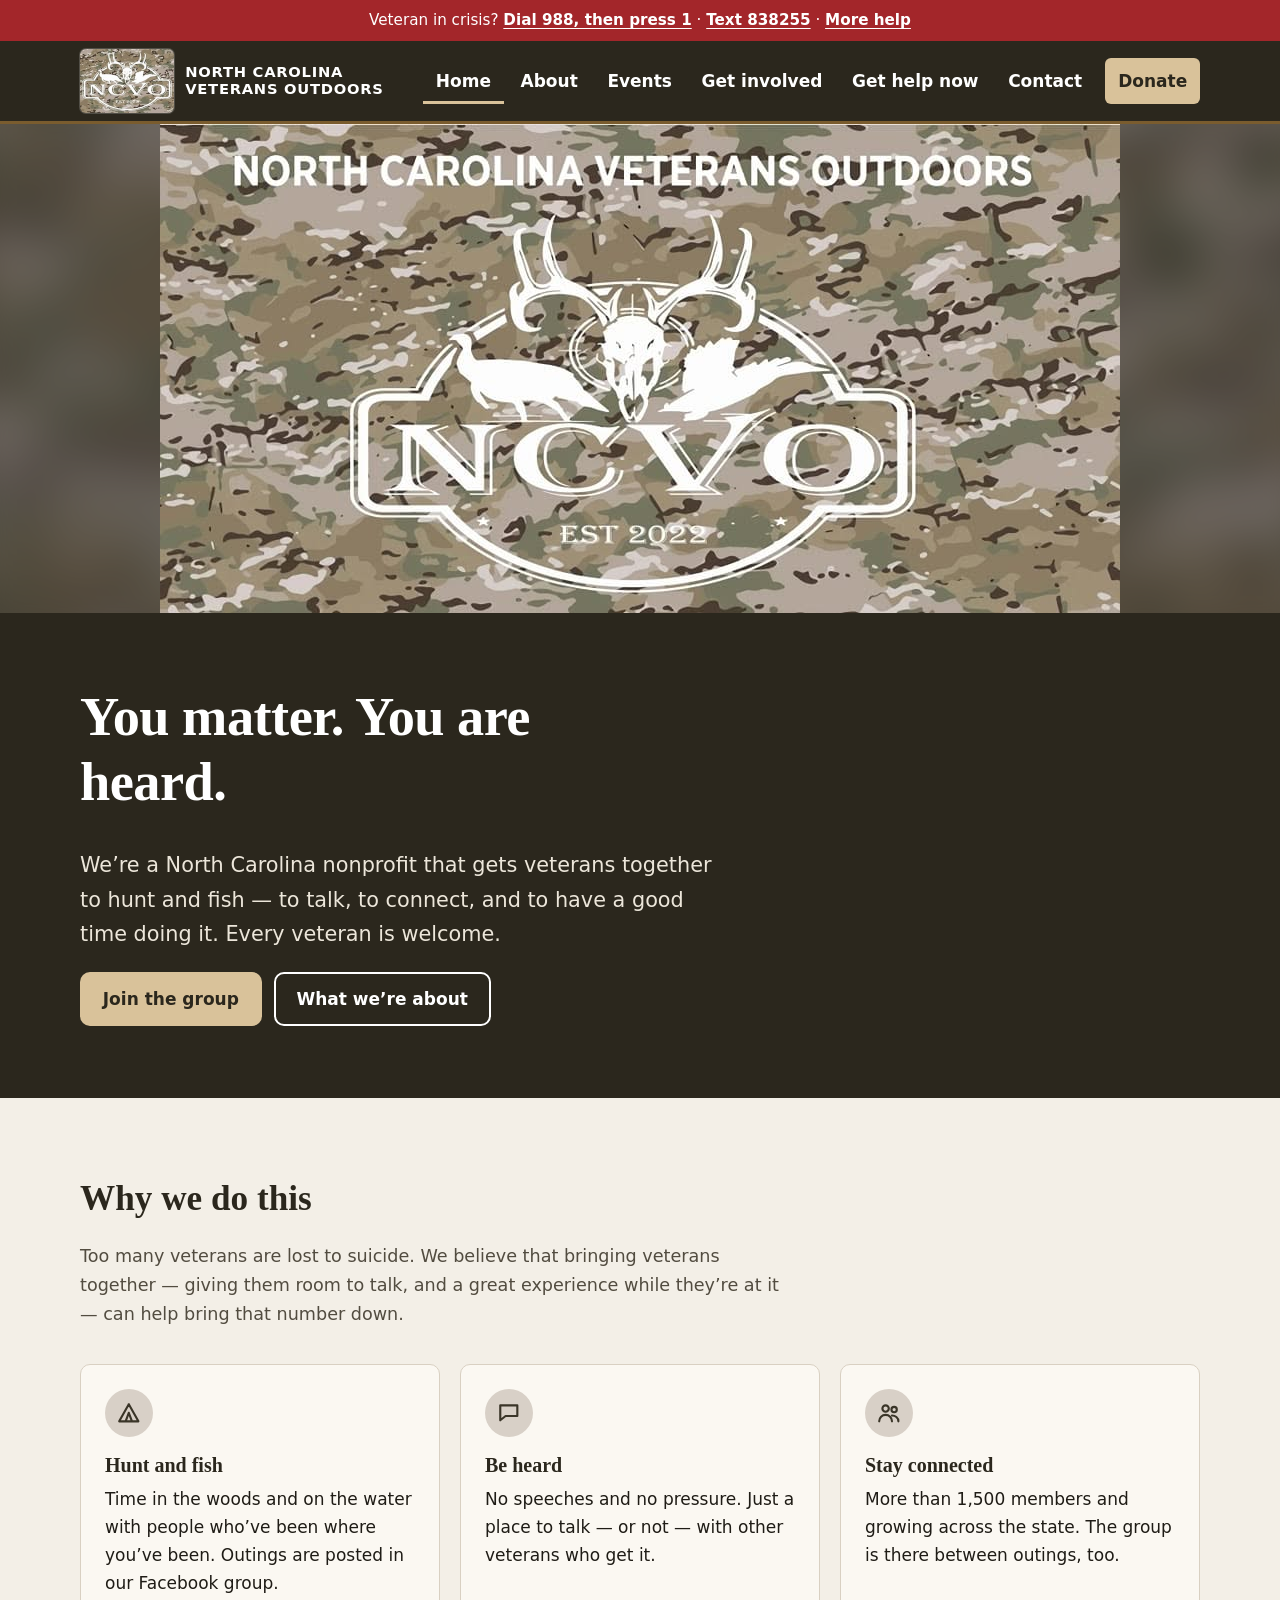
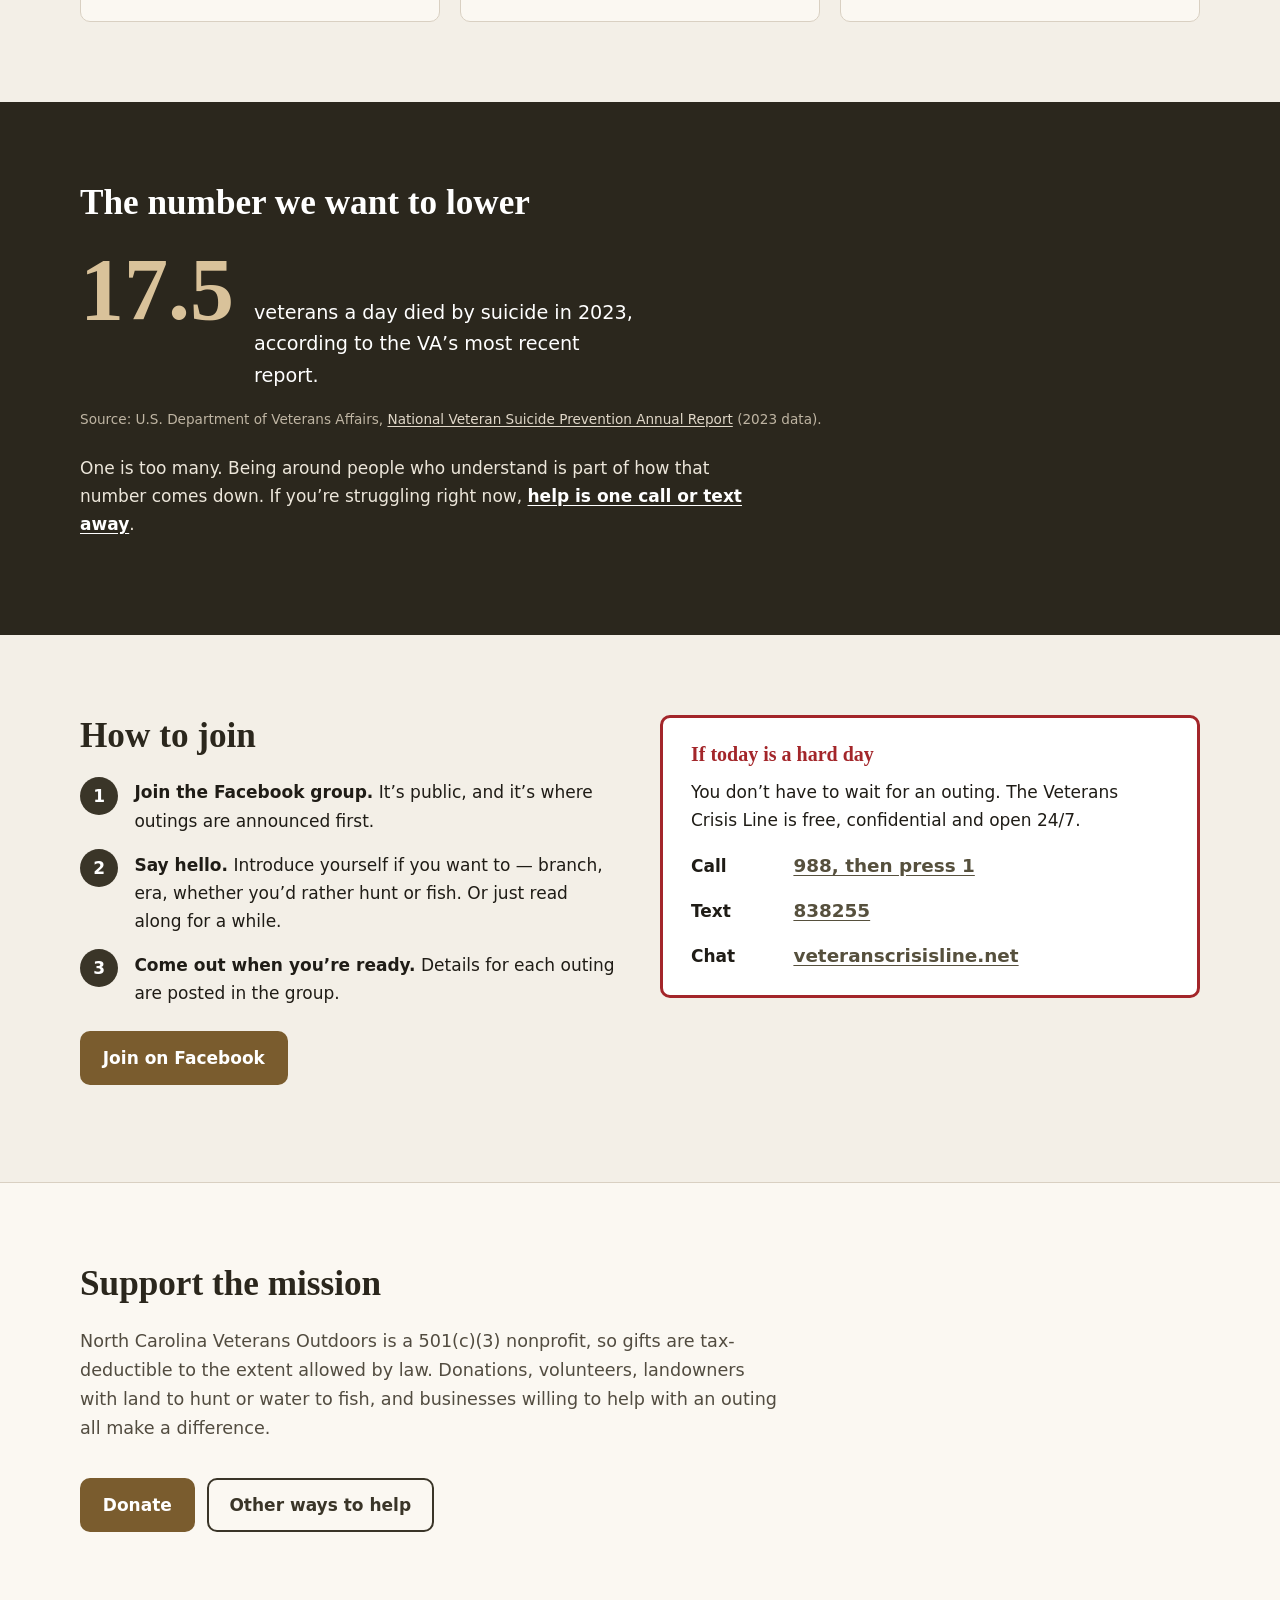
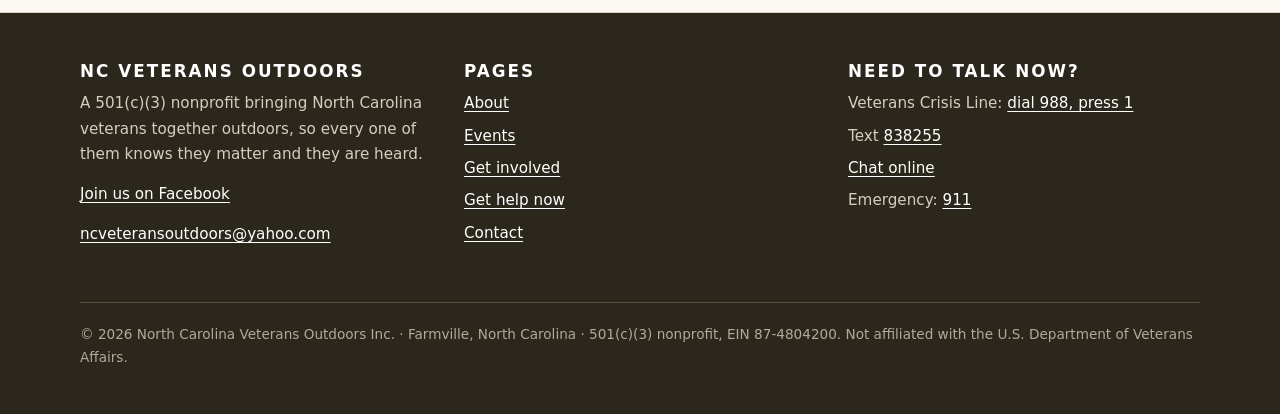
<file: index.html>
<!doctype html>
<html lang="en" class="no-js">
<head>
<meta charset="utf-8">
<meta name="viewport" content="width=device-width, initial-scale=1">
<meta name="robots" content="noindex, nofollow">
<meta property="og:type" content="website">
<meta property="og:site_name" content="North Carolina Veterans Outdoors">
<meta property="og:title" content="North Carolina Veterans Outdoors — You matter. You are heard.">
<meta property="og:description" content="North Carolina Veterans Outdoors is a 501(c)(3) nonprofit that brings veterans together to hunt, fish, talk and connect. Every veteran is welcome.">
<meta property="og:url" content="https://rattrap47.github.io/ncvo-preview/">
<meta property="og:image" content="https://rattrap47.github.io/ncvo-preview/assets/ncvo-cover.jpg">
<meta property="og:image:width" content="960">
<meta property="og:image:height" content="489">
<meta property="og:image:alt" content="North Carolina Veterans Outdoors — the NCVO badge on multicam camouflage">
<meta name="twitter:card" content="summary_large_image">
<title>North Carolina Veterans Outdoors — You matter. You are heard.</title>
<meta name="description" content="North Carolina Veterans Outdoors is a 501(c)(3) nonprofit that brings veterans together to hunt, fish, talk and connect. Every veteran is welcome.">
<meta name="theme-color" content="#2b271d">
<link rel="icon" href="assets/favicon-48.png" type="image/png">
<link rel="apple-touch-icon" href="assets/apple-touch-icon.png">
<link rel="stylesheet" href="css/styles.css?v=2">
<script src="js/config.js?v=2" defer></script>
<script src="js/main.js?v=2" defer></script>
<script type="application/ld+json">
{
  "@context": "https://schema.org",
  "@type": "NGO",
  "name": "North Carolina Veterans Outdoors Inc.",
  "alternateName": "NCVO",
  "description": "A North Carolina nonprofit that brings veterans together to hunt and fish, so they know they matter and they are heard.",
  "nonprofitStatus": "Nonprofit501c3",
  "taxID": "87-4804200",
  "email": "ncveteransoutdoors@yahoo.com",
  "foundingDate": "2022-01",
  "address": { "@type": "PostalAddress", "addressLocality": "Farmville", "addressRegion": "NC", "addressCountry": "US" },
  "areaServed": { "@type": "State", "name": "North Carolina" },
  "sameAs": ["https://www.facebook.com/groups/1114920179274547"]
}
</script>
</head>
<body>
<a class="skip-link" href="#main">Skip to content</a>

<div class="crisis-bar">Veteran in crisis? <a href="tel:988">Dial 988, then press 1</a> · <a href="sms:838255">Text 838255</a> · <a href="help.html">More help</a></div>

<header class="site-header">
  <div class="wrap">
    <a class="brand" href="index.html">
      <img class="brand-badge" src="assets/ncvo-badge-sm.jpg" width="188" height="128" alt="NCVO">
      <span class="brand-name">North Carolina<br>Veterans Outdoors</span>
    </a>
    <button class="nav-toggle" type="button" aria-expanded="false" aria-controls="primary-nav">Menu</button>
    <nav id="primary-nav" aria-label="Primary">
      <ul>
        <li><a href="index.html" aria-current="page">Home</a></li>
        <li><a href="about.html">About</a></li>
        <li><a href="events.html">Events</a></li>
        <li><a href="get-involved.html">Get involved</a></li>
        <li><a href="help.html">Get help now</a></li>
        <li><a href="contact.html">Contact</a></li>
        <li><a class="nav-donate" href="get-involved.html#donate">Donate</a></li>
      </ul>
    </nav>
  </div>
</header>

<main id="main">
  <div class="hero-banner">
    <img src="assets/ncvo-cover.jpg" width="960" height="489" alt="North Carolina Veterans Outdoors. The NCVO badge, established 2022: a deer skull with antlers, a turkey and a flying game bird, in white on multicam camouflage.">
  </div>

  <section class="hero on-dark">
    <div class="wrap">
      <h1>You matter. You are heard.</h1>
      <p class="lede">We’re a North Carolina nonprofit that gets veterans together to hunt and fish — to talk, to connect, and to have a good time doing it. Every veteran is welcome.</p>
      <div class="btn-row">
        <a class="btn btn-primary" href="https://www.facebook.com/groups/1114920179274547" rel="noopener">Join the group</a>
        <a class="btn btn-ghost" href="about.html">What we’re about</a>
      </div>
    </div>
  </section>

  <section class="section">
    <div class="wrap">
      <div class="section-head">
        <h2>Why we do this</h2>
        <p>Too many veterans are lost to suicide. We believe that bringing veterans together — giving them room to talk, and a great experience while they’re at it — can help bring that number down.</p>
      </div>
      <div class="grid grid-3">
        <article class="card">
          <div class="card-icon"><svg viewBox="0 0 24 24" fill="none" stroke="currentColor" stroke-width="2" stroke-linecap="round" stroke-linejoin="round" aria-hidden="true"><path d="M3 20h18M12 4 3 20M12 4l9 16M12 12l-3 8M12 12l3 8"/></svg></div>
          <h3>Hunt and fish</h3>
          <p>Time in the woods and on the water with people who’ve been where you’ve been. Outings are posted in our Facebook group.</p>
        </article>
        <article class="card">
          <div class="card-icon"><svg viewBox="0 0 24 24" fill="none" stroke="currentColor" stroke-width="2" stroke-linecap="round" stroke-linejoin="round" aria-hidden="true"><path d="M4 5h16v10H9l-5 4Z"/></svg></div>
          <h3>Be heard</h3>
          <p>No speeches and no pressure. Just a place to talk — or not — with other veterans who get it.</p>
        </article>
        <article class="card">
          <div class="card-icon"><svg viewBox="0 0 24 24" fill="none" stroke="currentColor" stroke-width="2" stroke-linecap="round" stroke-linejoin="round" aria-hidden="true"><circle cx="9" cy="8" r="3"/><circle cx="17" cy="9" r="2.5"/><path d="M3 20c0-3.5 2.7-6 6-6s6 2.5 6 6M15 14.5c3 0 6 2 6 5.5"/></svg></div>
          <h3>Stay connected</h3>
          <p>More than 1,500 members and growing across the state. The group is there between outings, too.</p>
        </article>
      </div>
    </div>
  </section>

  <section class="section section-dark" aria-labelledby="number-heading">
    <div class="wrap">
      <h2 id="number-heading">The number we want to lower</h2>
      <div class="stat">
        <span class="stat-number">17.5</span>
        <span class="stat-label">veterans a day died by suicide in 2023, according to the VA’s most recent report.</span>
      </div>
      <p class="source">Source: U.S. Department of Veterans Affairs, <a href="https://www.mentalhealth.va.gov/suicide_prevention/data.asp" rel="noopener">National Veteran Suicide Prevention Annual Report</a> (2023 data).</p>
      <p class="measure mt">One is too many. Being around people who understand is part of how that number comes down. If you’re struggling right now, <a href="help.html" class="link-strong">help is one call or text away</a>.</p>
    </div>
  </section>

  <section class="section">
    <div class="wrap grid grid-2">
      <div>
        <h2>How to join</h2>
        <ol class="steps">
          <li><strong>Join the Facebook group.</strong> It’s public, and it’s where outings are announced first.</li>
          <li><strong>Say hello.</strong> Introduce yourself if you want to — branch, era, whether you’d rather hunt or fish. Or just read along for a while.</li>
          <li><strong>Come out when you’re ready.</strong> Details for each outing are posted in the group.</li>
        </ol>
        <p class="mt"><a class="btn btn-primary" href="https://www.facebook.com/groups/1114920179274547" rel="noopener">Join on Facebook</a></p>
      </div>
      <aside class="help-box" aria-labelledby="hard-day">
        <h3 id="hard-day">If today is a hard day</h3>
        <p>You don’t have to wait for an outing. The Veterans Crisis Line is free, confidential and open 24/7.</p>
        <ul class="help-list">
          <li><strong>Call</strong> <a href="tel:988">988, then press 1</a></li>
          <li><strong>Text</strong> <a href="sms:838255">838255</a></li>
          <li><strong>Chat</strong> <a href="https://www.veteranscrisisline.net/get-help-now/chat/" rel="noopener">veteranscrisisline.net</a></li>
        </ul>
      </aside>
    </div>
  </section>

  <section class="section section-alt">
    <div class="wrap">
      <div class="section-head">
        <h2>Support the mission</h2>
        <p>North Carolina Veterans Outdoors is a 501(c)(3) nonprofit, so gifts are tax-deductible to the extent allowed by law. Donations, volunteers, landowners with land to hunt or water to fish, and businesses willing to help with an outing all make a difference.</p>
      </div>
      <div class="btn-row">
        <a class="btn btn-primary" href="get-involved.html#donate">Donate</a>
        <a class="btn btn-ghost" href="get-involved.html">Other ways to help</a>
      </div>
    </div>
  </section>
</main>

<footer class="site-footer">
  <div class="wrap">
    <div class="footer-grid">
      <div>
        <h2>NC Veterans Outdoors</h2>
        <p>A 501(c)(3) nonprofit bringing North Carolina veterans together outdoors, so every one of them knows they matter and they are heard.</p>
        <p><a href="https://www.facebook.com/groups/1114920179274547" rel="noopener">Join us on Facebook</a></p>
        <p><a href="mailto:ncveteransoutdoors@yahoo.com">ncveteransoutdoors@yahoo.com</a></p>
      </div>
      <div>
        <h2>Pages</h2>
        <ul>
          <li><a href="about.html">About</a></li>
          <li><a href="events.html">Events</a></li>
          <li><a href="get-involved.html">Get involved</a></li>
          <li><a href="help.html">Get help now</a></li>
          <li><a href="contact.html">Contact</a></li>
        </ul>
      </div>
      <div>
        <h2>Need to talk now?</h2>
        <ul>
          <li>Veterans Crisis Line: <a href="tel:988">dial 988, press 1</a></li>
          <li>Text <a href="sms:838255">838255</a></li>
          <li><a href="https://www.veteranscrisisline.net/get-help-now/chat/" rel="noopener">Chat online</a></li>
          <li>Emergency: <a href="tel:911">911</a></li>
        </ul>
      </div>
    </div>
    <p class="footer-legal">© <span data-year>2026</span> North Carolina Veterans Outdoors Inc. · Farmville, North Carolina · 501(c)(3) nonprofit, EIN 87-4804200. Not affiliated with the U.S. Department of Veterans Affairs.</p>
  </div>
</footer>
</body>
</html>
</file>
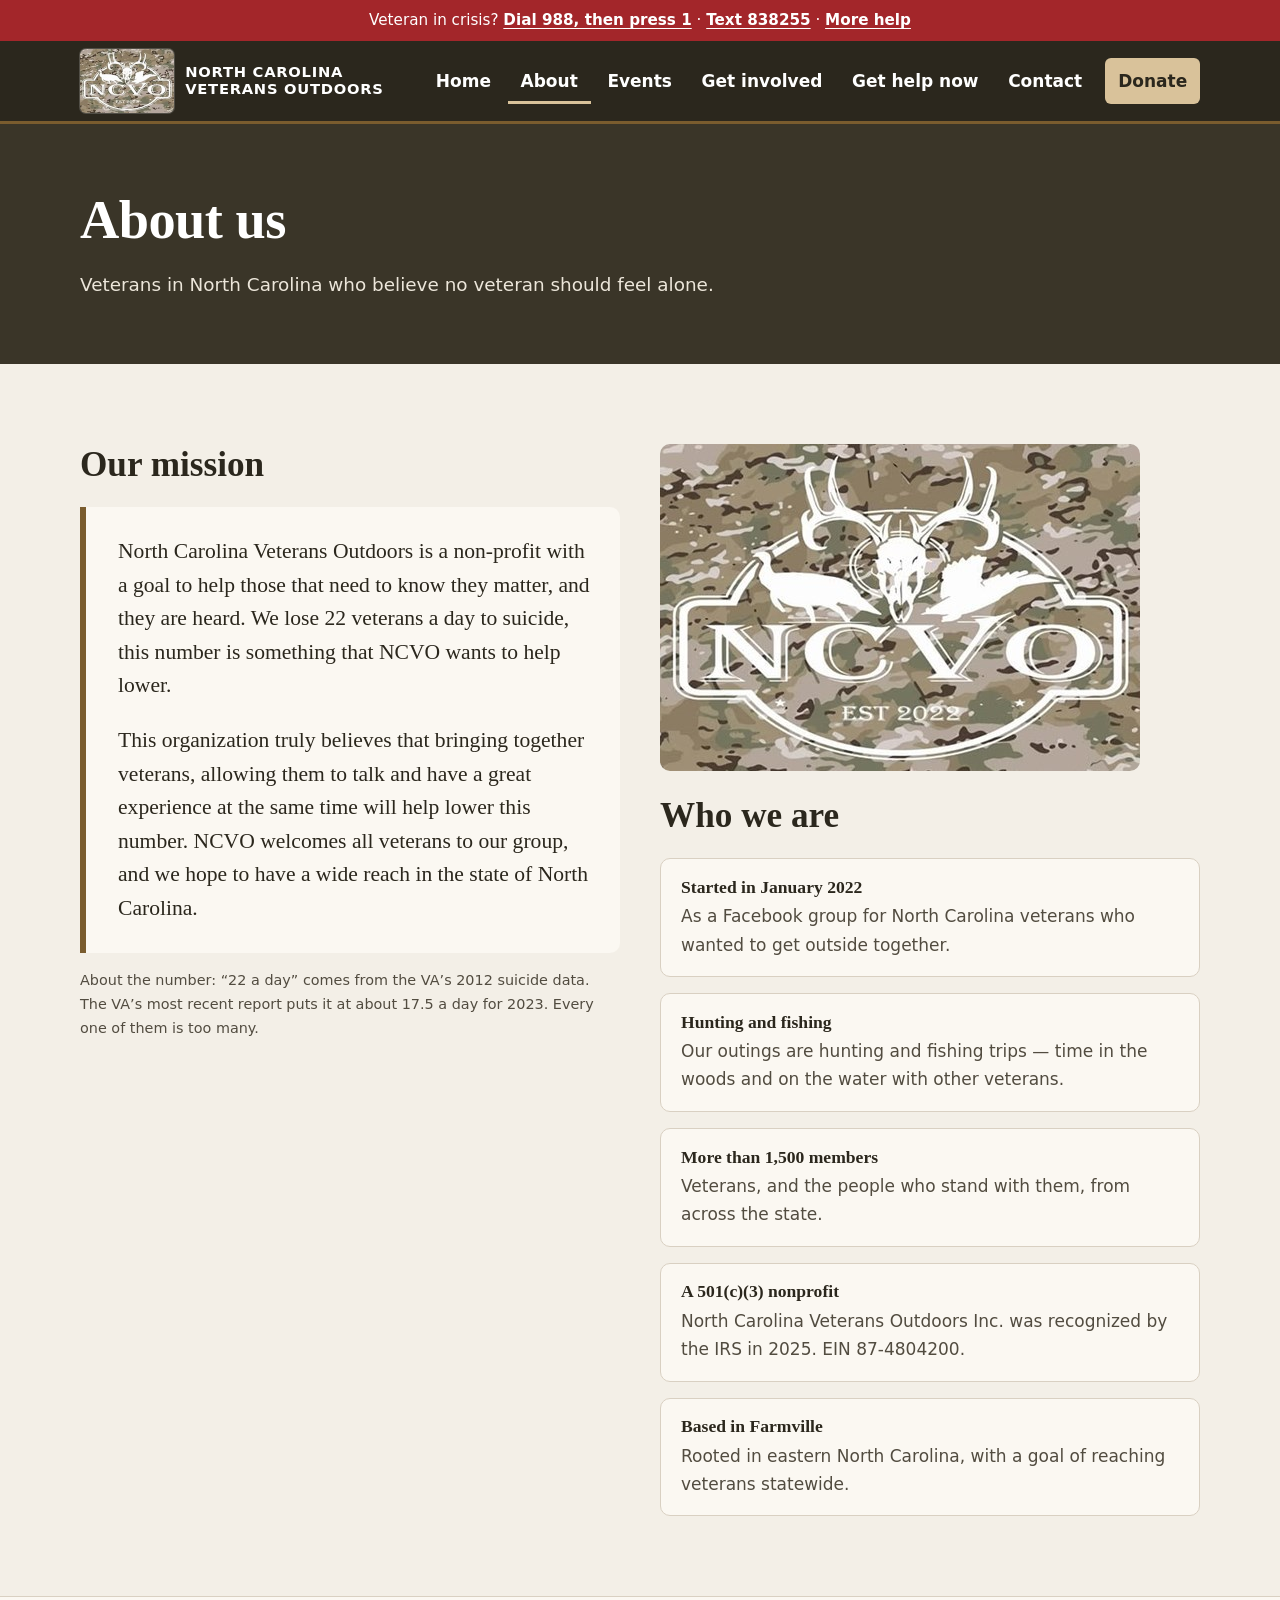
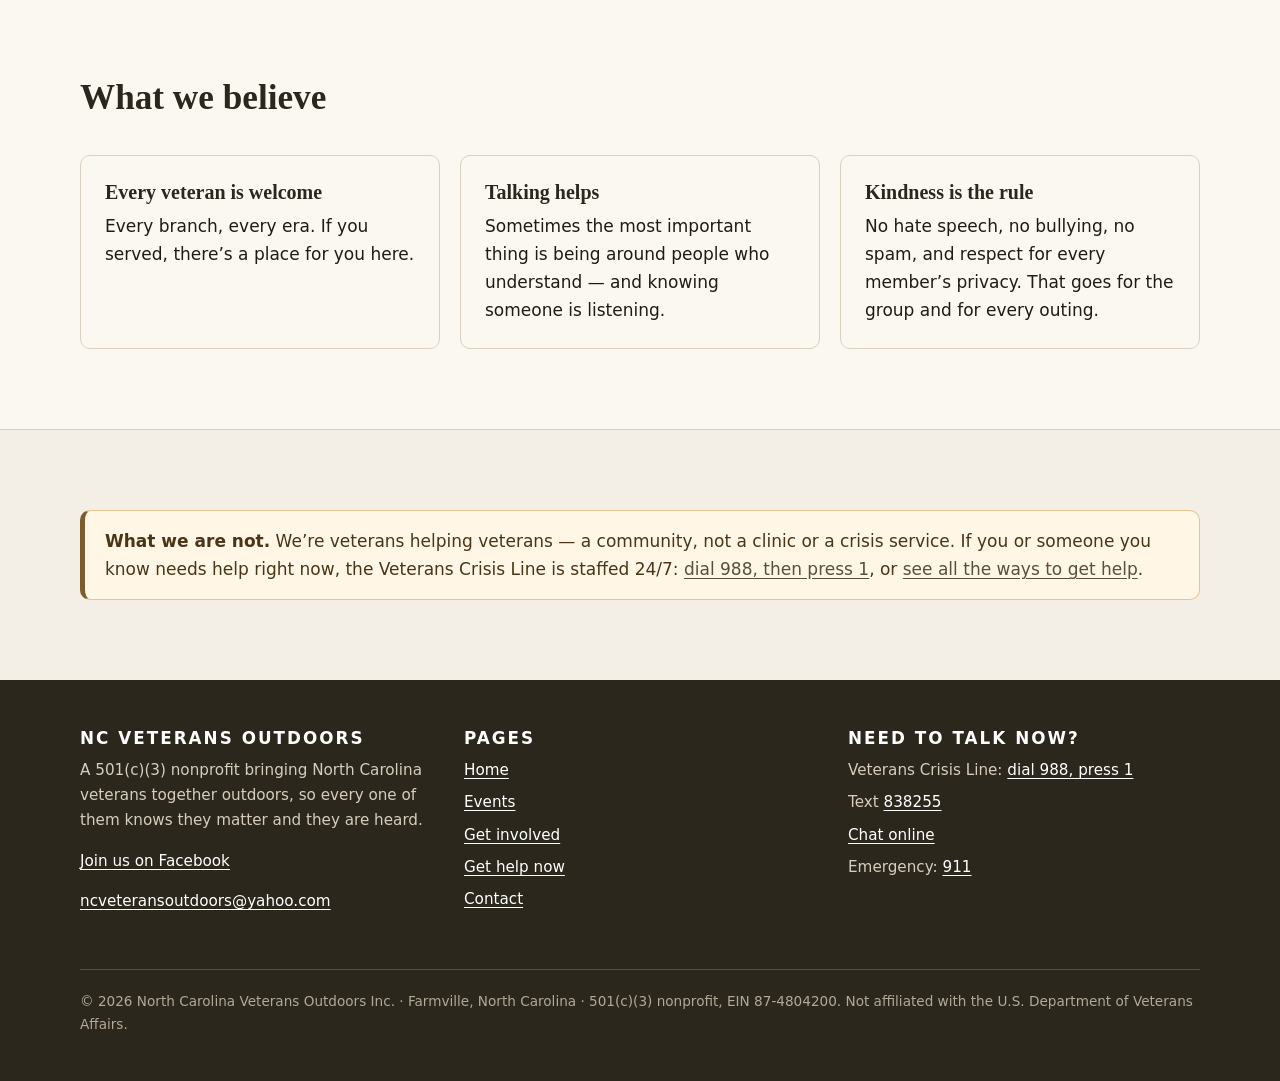
<file: about.html>
<!doctype html>
<html lang="en" class="no-js">
<head>
<meta charset="utf-8">
<meta name="viewport" content="width=device-width, initial-scale=1">
<meta name="robots" content="noindex, nofollow">
<meta property="og:type" content="website">
<meta property="og:site_name" content="North Carolina Veterans Outdoors">
<meta property="og:title" content="About us — North Carolina Veterans Outdoors">
<meta property="og:description" content="Our mission, who we are, and what we believe. North Carolina Veterans Outdoors brings veterans together to hunt and fish, and welcomes every veteran in the state.">
<meta property="og:url" content="https://rattrap47.github.io/ncvo-preview/about.html">
<meta property="og:image" content="https://rattrap47.github.io/ncvo-preview/assets/ncvo-cover.jpg">
<meta property="og:image:width" content="960">
<meta property="og:image:height" content="489">
<meta property="og:image:alt" content="North Carolina Veterans Outdoors — the NCVO badge on multicam camouflage">
<meta name="twitter:card" content="summary_large_image">
<title>About us — North Carolina Veterans Outdoors</title>
<meta name="description" content="Our mission, who we are, and what we believe. North Carolina Veterans Outdoors brings veterans together to hunt and fish, and welcomes every veteran in the state.">
<meta name="theme-color" content="#2b271d">
<link rel="icon" href="assets/favicon-48.png" type="image/png">
<link rel="apple-touch-icon" href="assets/apple-touch-icon.png">
<link rel="stylesheet" href="css/styles.css?v=2">
<script src="js/config.js?v=2" defer></script>
<script src="js/main.js?v=2" defer></script>
</head>
<body>
<a class="skip-link" href="#main">Skip to content</a>

<div class="crisis-bar">Veteran in crisis? <a href="tel:988">Dial 988, then press 1</a> · <a href="sms:838255">Text 838255</a> · <a href="help.html">More help</a></div>

<header class="site-header">
  <div class="wrap">
    <a class="brand" href="index.html">
      <img class="brand-badge" src="assets/ncvo-badge-sm.jpg" width="188" height="128" alt="NCVO">
      <span class="brand-name">North Carolina<br>Veterans Outdoors</span>
    </a>
    <button class="nav-toggle" type="button" aria-expanded="false" aria-controls="primary-nav">Menu</button>
    <nav id="primary-nav" aria-label="Primary">
      <ul>
        <li><a href="index.html">Home</a></li>
        <li><a href="about.html" aria-current="page">About</a></li>
        <li><a href="events.html">Events</a></li>
        <li><a href="get-involved.html">Get involved</a></li>
        <li><a href="help.html">Get help now</a></li>
        <li><a href="contact.html">Contact</a></li>
        <li><a class="nav-donate" href="get-involved.html#donate">Donate</a></li>
      </ul>
    </nav>
  </div>
</header>

<main id="main">
  <section class="page-hero">
    <div class="wrap">
      <h1>About us</h1>
      <p>Veterans in North Carolina who believe no veteran should feel alone.</p>
    </div>
  </section>

  <section class="section">
    <div class="wrap grid grid-2">
      <div>
        <h2>Our mission</h2>
        <blockquote class="mission">
          <p>North Carolina Veterans Outdoors is a non-profit with a goal to help those that need to know they matter, and they are heard. We lose 22 veterans a day to suicide, this number is something that NCVO wants to help lower.</p>
          <p>This organization truly believes that bringing together veterans, allowing them to talk and have a great experience at the same time will help lower this number. NCVO welcomes all veterans to our group, and we hope to have a wide reach in the state of North Carolina.</p>
        </blockquote>
        <p class="note">About the number: “22 a day” comes from the VA’s 2012 suicide data. The VA’s most recent report puts it at about 17.5 a day for 2023. Every one of them is too many.</p>
      </div>
      <div>
        <img class="about-badge" src="assets/ncvo-badge.jpg" width="480" height="327" alt="The NCVO badge: NCVO, established 2022, with a deer skull and antlers, a turkey and a flying game bird, in white on multicam camouflage.">
        <h2>Who we are</h2>
        <ul class="resource-list">
          <li><h3>Started in January 2022</h3><p>As a Facebook group for North Carolina veterans who wanted to get outside together.</p></li>
          <li><h3>Hunting and fishing</h3><p>Our outings are hunting and fishing trips — time in the woods and on the water with other veterans.</p></li>
          <li><h3>More than 1,500 members</h3><p>Veterans, and the people who stand with them, from across the state.</p></li>
          <li><h3>A 501(c)(3) nonprofit</h3><p>North Carolina Veterans Outdoors Inc. was recognized by the IRS in 2025. EIN 87-4804200.</p></li>
          <li><h3>Based in Farmville</h3><p>Rooted in eastern North Carolina, with a goal of reaching veterans statewide.</p></li>
        </ul>
      </div>
    </div>
  </section>

  <section class="section section-alt">
    <div class="wrap">
      <div class="section-head">
        <h2>What we believe</h2>
      </div>
      <div class="grid grid-3">
        <article class="card">
          <h3>Every veteran is welcome</h3>
          <p>Every branch, every era. If you served, there’s a place for you here.</p>
        </article>
        <article class="card">
          <h3>Talking helps</h3>
          <p>Sometimes the most important thing is being around people who understand — and knowing someone is listening.</p>
        </article>
        <article class="card">
          <h3>Kindness is the rule</h3>
          <p>No hate speech, no bullying, no spam, and respect for every member’s privacy. That goes for the group and for every outing.</p>
        </article>
      </div>
    </div>
  </section>

  <section class="section">
    <div class="wrap">
      <div class="notice">
        <p><strong>What we are not.</strong> We’re veterans helping veterans — a community, not a clinic or a crisis service. If you or someone you know needs help right now, the Veterans Crisis Line is staffed 24/7: <a href="tel:988">dial 988, then press 1</a>, or <a href="help.html">see all the ways to get help</a>.</p>
      </div>
    </div>
  </section>
</main>

<footer class="site-footer">
  <div class="wrap">
    <div class="footer-grid">
      <div>
        <h2>NC Veterans Outdoors</h2>
        <p>A 501(c)(3) nonprofit bringing North Carolina veterans together outdoors, so every one of them knows they matter and they are heard.</p>
        <p><a href="https://www.facebook.com/groups/1114920179274547" rel="noopener">Join us on Facebook</a></p>
        <p><a href="mailto:ncveteransoutdoors@yahoo.com">ncveteransoutdoors@yahoo.com</a></p>
      </div>
      <div>
        <h2>Pages</h2>
        <ul>
          <li><a href="index.html">Home</a></li>
          <li><a href="events.html">Events</a></li>
          <li><a href="get-involved.html">Get involved</a></li>
          <li><a href="help.html">Get help now</a></li>
          <li><a href="contact.html">Contact</a></li>
        </ul>
      </div>
      <div>
        <h2>Need to talk now?</h2>
        <ul>
          <li>Veterans Crisis Line: <a href="tel:988">dial 988, press 1</a></li>
          <li>Text <a href="sms:838255">838255</a></li>
          <li><a href="https://www.veteranscrisisline.net/get-help-now/chat/" rel="noopener">Chat online</a></li>
          <li>Emergency: <a href="tel:911">911</a></li>
        </ul>
      </div>
    </div>
    <p class="footer-legal">© <span data-year>2026</span> North Carolina Veterans Outdoors Inc. · Farmville, North Carolina · 501(c)(3) nonprofit, EIN 87-4804200. Not affiliated with the U.S. Department of Veterans Affairs.</p>
  </div>
</footer>
</body>
</html>
</file>
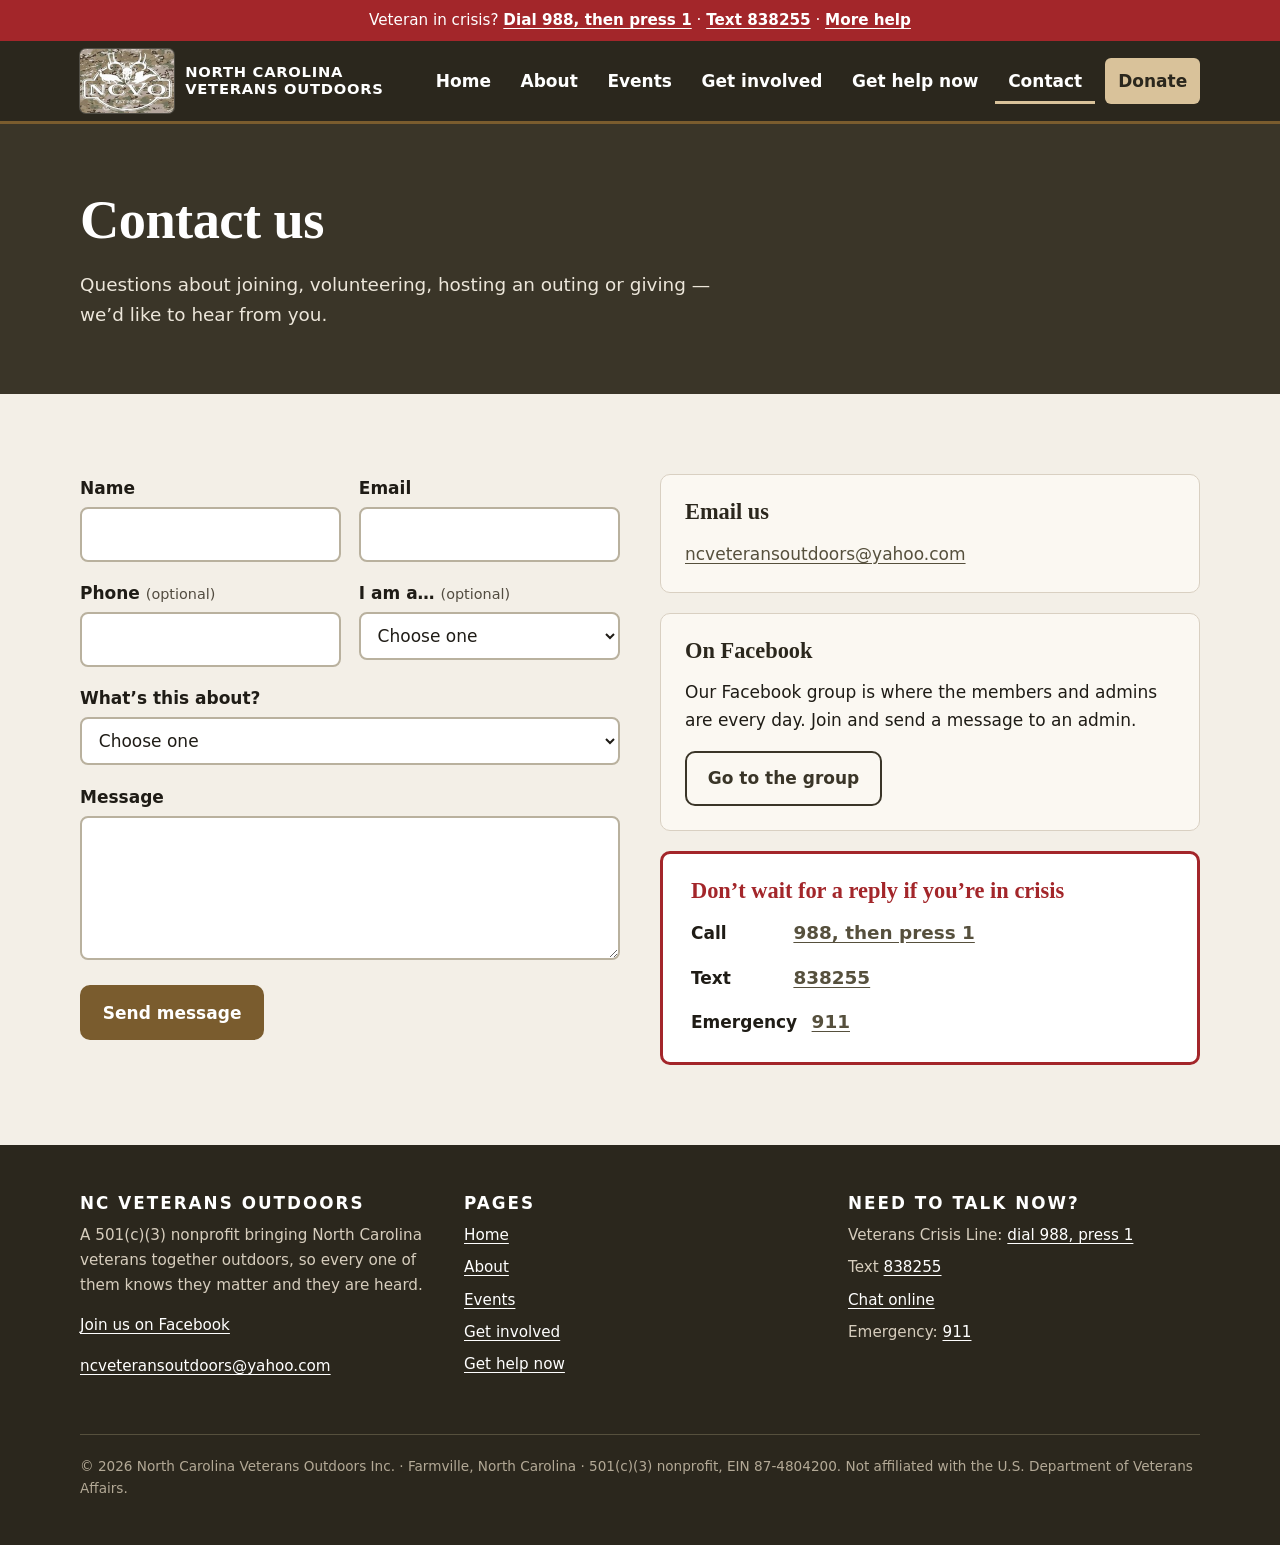
<file: contact.html>
<!doctype html>
<html lang="en" class="no-js">
<head>
<meta charset="utf-8">
<meta name="viewport" content="width=device-width, initial-scale=1">
<meta name="robots" content="noindex, nofollow">
<meta property="og:type" content="website">
<meta property="og:site_name" content="North Carolina Veterans Outdoors">
<meta property="og:title" content="Contact us — North Carolina Veterans Outdoors">
<meta property="og:description" content="Get in touch with North Carolina Veterans Outdoors about joining, volunteering, hosting an outing or donating.">
<meta property="og:url" content="https://rattrap47.github.io/ncvo-preview/contact.html">
<meta property="og:image" content="https://rattrap47.github.io/ncvo-preview/assets/ncvo-cover.jpg">
<meta property="og:image:width" content="960">
<meta property="og:image:height" content="489">
<meta property="og:image:alt" content="North Carolina Veterans Outdoors — the NCVO badge on multicam camouflage">
<meta name="twitter:card" content="summary_large_image">
<title>Contact us — North Carolina Veterans Outdoors</title>
<meta name="description" content="Get in touch with North Carolina Veterans Outdoors about joining, volunteering, hosting an outing or donating.">
<meta name="theme-color" content="#2b271d">
<link rel="icon" href="assets/favicon-48.png" type="image/png">
<link rel="apple-touch-icon" href="assets/apple-touch-icon.png">
<link rel="stylesheet" href="css/styles.css?v=2">
<script src="js/config.js?v=2" defer></script>
<script src="js/main.js?v=2" defer></script>
</head>
<body>
<a class="skip-link" href="#main">Skip to content</a>

<div class="crisis-bar">Veteran in crisis? <a href="tel:988">Dial 988, then press 1</a> · <a href="sms:838255">Text 838255</a> · <a href="help.html">More help</a></div>

<header class="site-header">
  <div class="wrap">
    <a class="brand" href="index.html">
      <img class="brand-badge" src="assets/ncvo-badge-sm.jpg" width="188" height="128" alt="NCVO">
      <span class="brand-name">North Carolina<br>Veterans Outdoors</span>
    </a>
    <button class="nav-toggle" type="button" aria-expanded="false" aria-controls="primary-nav">Menu</button>
    <nav id="primary-nav" aria-label="Primary">
      <ul>
        <li><a href="index.html">Home</a></li>
        <li><a href="about.html">About</a></li>
        <li><a href="events.html">Events</a></li>
        <li><a href="get-involved.html">Get involved</a></li>
        <li><a href="help.html">Get help now</a></li>
        <li><a href="contact.html" aria-current="page">Contact</a></li>
        <li><a class="nav-donate" href="get-involved.html#donate">Donate</a></li>
      </ul>
    </nav>
  </div>
</header>

<main id="main">
  <section class="page-hero">
    <div class="wrap">
      <h1>Contact us</h1>
      <p>Questions about joining, volunteering, hosting an outing or giving — we’d like to hear from you.</p>
    </div>
  </section>

  <section class="section">
    <div class="wrap grid grid-2">
      <form class="form" id="contact-form" novalidate>
        <noscript><div class="notice"><p>This form needs JavaScript. You can email us at <a href="mailto:ncveteransoutdoors@yahoo.com">ncveteransoutdoors@yahoo.com</a> or reach us through the <a href="https://www.facebook.com/groups/1114920179274547">Facebook group</a> instead.</p></div></noscript>
        <div class="field-row">
          <div class="field">
            <label for="f-name">Name</label>
            <input id="f-name" name="name" type="text" autocomplete="name" required>
          </div>
          <div class="field">
            <label for="f-email">Email</label>
            <input id="f-email" name="email" type="email" autocomplete="email" required>
          </div>
        </div>
        <div class="field-row">
          <div class="field">
            <label for="f-phone">Phone <span class="hint">(optional)</span></label>
            <input id="f-phone" name="phone" type="tel" autocomplete="tel">
          </div>
          <div class="field">
            <label for="f-branch">I am a… <span class="hint">(optional)</span></label>
            <select id="f-branch" name="branch">
              <option value="">Choose one</option>
              <option>Veteran</option>
              <option>Active duty, Guard or Reserve</option>
              <option>Family member</option>
              <option>Supporter or volunteer</option>
              <option>Business or landowner</option>
              <option>Other</option>
            </select>
          </div>
        </div>
        <div class="field">
          <label for="f-topic">What’s this about?</label>
          <select id="f-topic" name="topic" required>
            <option value="">Choose one</option>
            <option>I want to join</option>
            <option>Volunteering</option>
            <option>Hosting or partnering on an outing</option>
            <option>Donating</option>
            <option>Media or press</option>
            <option>Something else</option>
          </select>
        </div>
        <div class="field">
          <label for="f-message">Message</label>
          <textarea id="f-message" name="message" required></textarea>
        </div>
        <div class="hp" aria-hidden="true">
          <label for="f-website">Leave this empty</label>
          <input id="f-website" name="website" type="text" tabindex="-1" autocomplete="off">
        </div>
        <p id="form-status" class="form-status" role="status" aria-live="polite" hidden></p>
        <div><button class="btn btn-primary" type="submit">Send message</button></div>
      </form>

      <div>
        <div class="card card-auto mb">
          <h2 class="h-card">Email us</h2>
          <p><a href="mailto:ncveteransoutdoors@yahoo.com">ncveteransoutdoors@yahoo.com</a></p>
        </div>
        <div class="card card-auto mb">
          <h2 class="h-card">On Facebook</h2>
          <p>Our Facebook group is where the members and admins are every day. Join and send a message to an admin.</p>
          <a class="btn btn-ghost" href="https://www.facebook.com/groups/1114920179274547" rel="noopener">Go to the group</a>
        </div>
        <div class="help-box">
          <h2 class="h-card">Don’t wait for a reply if you’re in crisis</h2>
          <ul class="help-list">
            <li><strong>Call</strong> <a href="tel:988">988, then press 1</a></li>
            <li><strong>Text</strong> <a href="sms:838255">838255</a></li>
            <li><strong>Emergency</strong> <a href="tel:911">911</a></li>
          </ul>
        </div>
      </div>
    </div>
  </section>
</main>

<footer class="site-footer">
  <div class="wrap">
    <div class="footer-grid">
      <div>
        <h2>NC Veterans Outdoors</h2>
        <p>A 501(c)(3) nonprofit bringing North Carolina veterans together outdoors, so every one of them knows they matter and they are heard.</p>
        <p><a href="https://www.facebook.com/groups/1114920179274547" rel="noopener">Join us on Facebook</a></p>
        <p><a href="mailto:ncveteransoutdoors@yahoo.com">ncveteransoutdoors@yahoo.com</a></p>
      </div>
      <div>
        <h2>Pages</h2>
        <ul>
          <li><a href="index.html">Home</a></li>
          <li><a href="about.html">About</a></li>
          <li><a href="events.html">Events</a></li>
          <li><a href="get-involved.html">Get involved</a></li>
          <li><a href="help.html">Get help now</a></li>
        </ul>
      </div>
      <div>
        <h2>Need to talk now?</h2>
        <ul>
          <li>Veterans Crisis Line: <a href="tel:988">dial 988, press 1</a></li>
          <li>Text <a href="sms:838255">838255</a></li>
          <li><a href="https://www.veteranscrisisline.net/get-help-now/chat/" rel="noopener">Chat online</a></li>
          <li>Emergency: <a href="tel:911">911</a></li>
        </ul>
      </div>
    </div>
    <p class="footer-legal">© <span data-year>2026</span> North Carolina Veterans Outdoors Inc. · Farmville, North Carolina · 501(c)(3) nonprofit, EIN 87-4804200. Not affiliated with the U.S. Department of Veterans Affairs.</p>
  </div>
</footer>
</body>
</html>
</file>
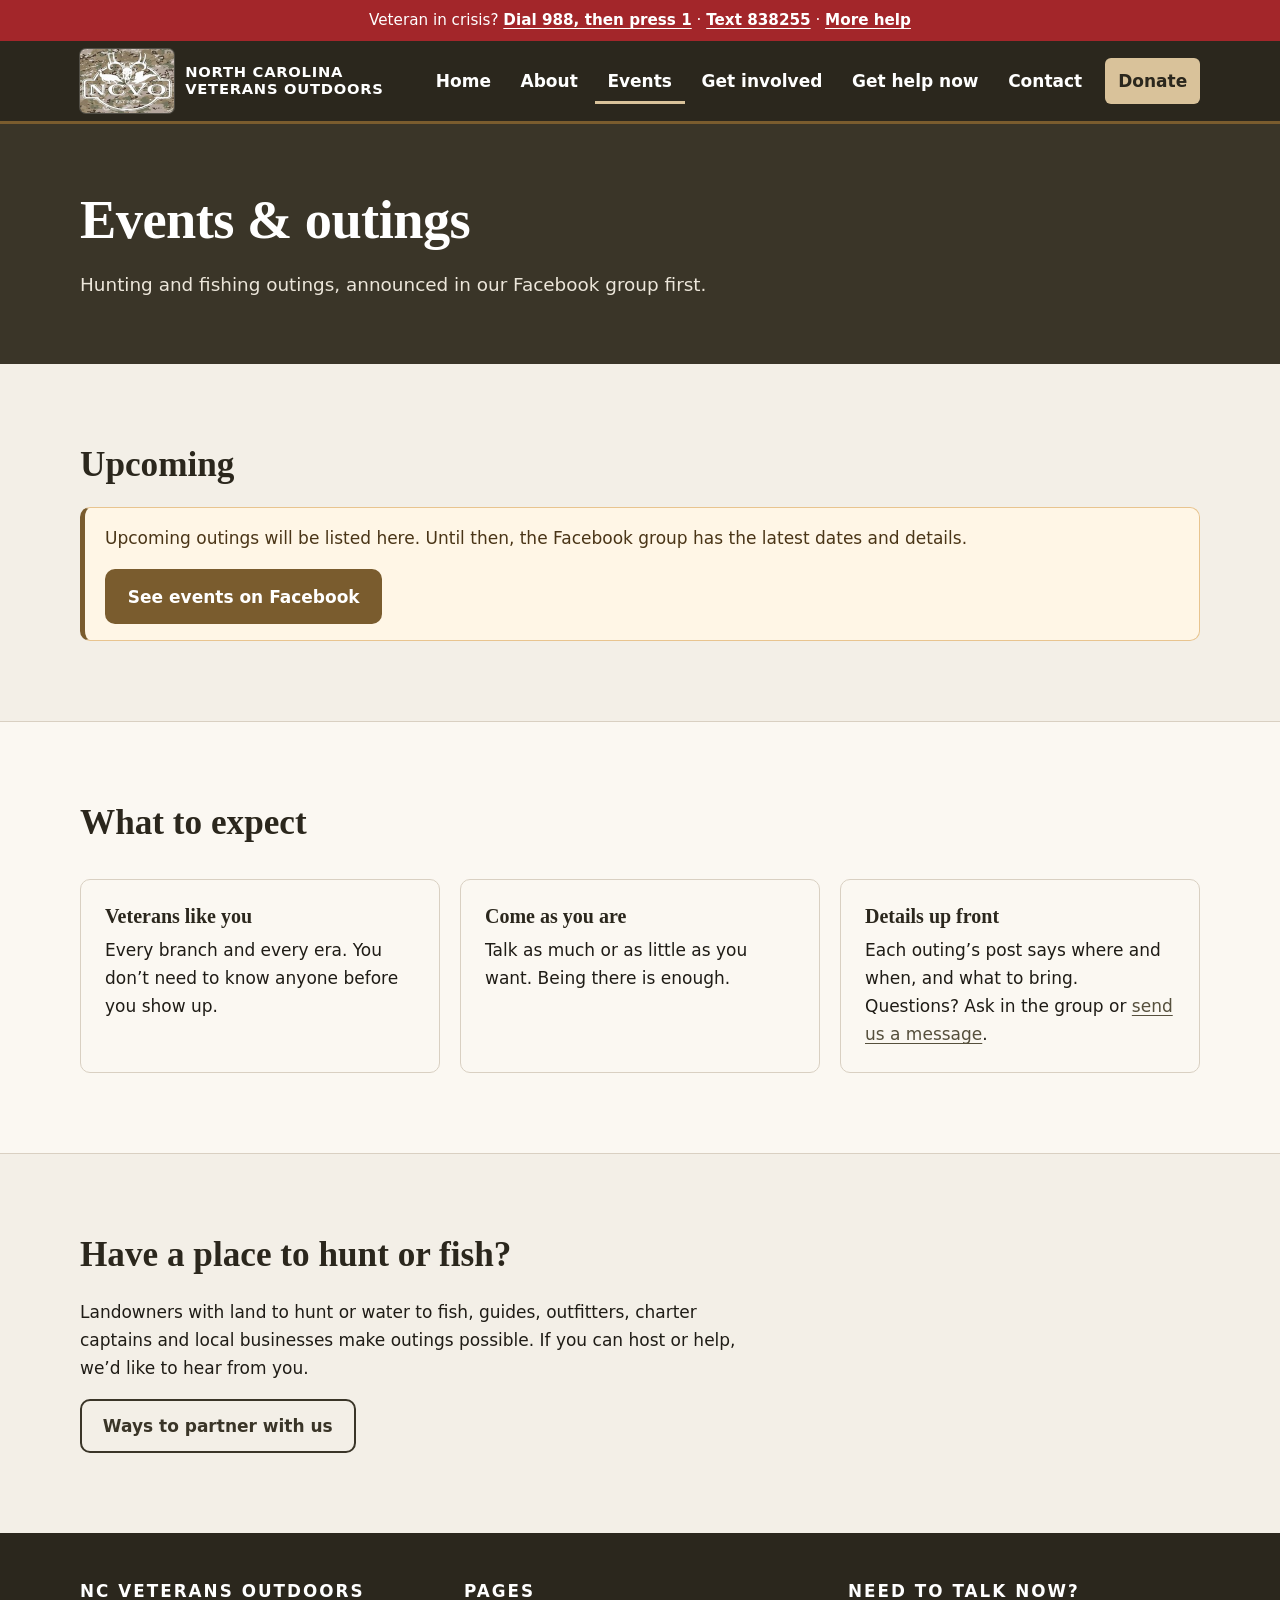
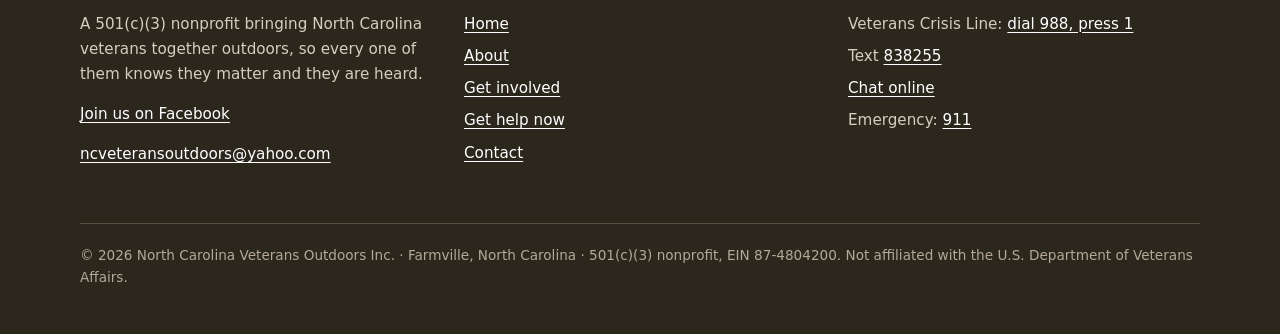
<file: events.html>
<!doctype html>
<html lang="en" class="no-js">
<head>
<meta charset="utf-8">
<meta name="viewport" content="width=device-width, initial-scale=1">
<meta name="robots" content="noindex, nofollow">
<meta property="og:type" content="website">
<meta property="og:site_name" content="North Carolina Veterans Outdoors">
<meta property="og:title" content="Events &amp; outings — North Carolina Veterans Outdoors">
<meta property="og:description" content="Upcoming hunting and fishing outings for North Carolina veterans. Events are announced first in the North Carolina Veterans Outdoors Facebook group.">
<meta property="og:url" content="https://rattrap47.github.io/ncvo-preview/events.html">
<meta property="og:image" content="https://rattrap47.github.io/ncvo-preview/assets/ncvo-cover.jpg">
<meta property="og:image:width" content="960">
<meta property="og:image:height" content="489">
<meta property="og:image:alt" content="North Carolina Veterans Outdoors — the NCVO badge on multicam camouflage">
<meta name="twitter:card" content="summary_large_image">
<title>Events &amp; outings — North Carolina Veterans Outdoors</title>
<meta name="description" content="Upcoming hunting and fishing outings for North Carolina veterans. Events are announced first in the North Carolina Veterans Outdoors Facebook group.">
<meta name="theme-color" content="#2b271d">
<link rel="icon" href="assets/favicon-48.png" type="image/png">
<link rel="apple-touch-icon" href="assets/apple-touch-icon.png">
<link rel="stylesheet" href="css/styles.css?v=2">
<script src="js/config.js?v=2" defer></script>
<script src="js/main.js?v=2" defer></script>
</head>
<body>
<a class="skip-link" href="#main">Skip to content</a>

<div class="crisis-bar">Veteran in crisis? <a href="tel:988">Dial 988, then press 1</a> · <a href="sms:838255">Text 838255</a> · <a href="help.html">More help</a></div>

<header class="site-header">
  <div class="wrap">
    <a class="brand" href="index.html">
      <img class="brand-badge" src="assets/ncvo-badge-sm.jpg" width="188" height="128" alt="NCVO">
      <span class="brand-name">North Carolina<br>Veterans Outdoors</span>
    </a>
    <button class="nav-toggle" type="button" aria-expanded="false" aria-controls="primary-nav">Menu</button>
    <nav id="primary-nav" aria-label="Primary">
      <ul>
        <li><a href="index.html">Home</a></li>
        <li><a href="about.html">About</a></li>
        <li><a href="events.html" aria-current="page">Events</a></li>
        <li><a href="get-involved.html">Get involved</a></li>
        <li><a href="help.html">Get help now</a></li>
        <li><a href="contact.html">Contact</a></li>
        <li><a class="nav-donate" href="get-involved.html#donate">Donate</a></li>
      </ul>
    </nav>
  </div>
</header>

<main id="main">
  <section class="page-hero">
    <div class="wrap">
      <h1>Events &amp; outings</h1>
      <p>Hunting and fishing outings, announced in our Facebook group first.</p>
    </div>
  </section>

  <section class="section">
    <div class="wrap">
      <h2>Upcoming</h2>

      <!-- Event card template — copy one per outing, newest first.
      <div class="grid grid-2 mb">
        <article class="card">
          <span class="eyebrow eyebrow-blaze">Sat, Oct 18 · 7:00 AM</span>
          <h3>Outing name</h3>
          <p><strong>Where:</strong> Place, Town, NC</p>
          <p>What to bring, cost if any, and who to contact.</p>
          <a class="btn btn-ghost" href="https://www.facebook.com/groups/1114920179274547">Details in the group</a>
        </article>
      </div>
      -->

      <div class="notice">
        <p>Upcoming outings will be listed here. Until then, the Facebook group has the latest dates and details.</p>
        <p><a class="btn btn-primary" href="https://www.facebook.com/groups/1114920179274547" rel="noopener">See events on Facebook</a></p>
      </div>
    </div>
  </section>

  <section class="section section-alt">
    <div class="wrap">
      <div class="section-head">
        <h2>What to expect</h2>
      </div>
      <div class="grid grid-3">
        <article class="card">
          <h3>Veterans like you</h3>
          <p>Every branch and every era. You don’t need to know anyone before you show up.</p>
        </article>
        <article class="card">
          <h3>Come as you are</h3>
          <p>Talk as much or as little as you want. Being there is enough.</p>
        </article>
        <article class="card">
          <h3>Details up front</h3>
          <p>Each outing’s post says where and when, and what to bring. Questions? Ask in the group or <a href="contact.html">send us a message</a>.</p>
        </article>
      </div>
    </div>
  </section>

  <section class="section">
    <div class="wrap">
      <h2>Have a place to hunt or fish?</h2>
      <p class="measure">Landowners with land to hunt or water to fish, guides, outfitters, charter captains and local businesses make outings possible. If you can host or help, we’d like to hear from you.</p>
      <a class="btn btn-ghost" href="get-involved.html#partners">Ways to partner with us</a>
    </div>
  </section>
</main>

<footer class="site-footer">
  <div class="wrap">
    <div class="footer-grid">
      <div>
        <h2>NC Veterans Outdoors</h2>
        <p>A 501(c)(3) nonprofit bringing North Carolina veterans together outdoors, so every one of them knows they matter and they are heard.</p>
        <p><a href="https://www.facebook.com/groups/1114920179274547" rel="noopener">Join us on Facebook</a></p>
        <p><a href="mailto:ncveteransoutdoors@yahoo.com">ncveteransoutdoors@yahoo.com</a></p>
      </div>
      <div>
        <h2>Pages</h2>
        <ul>
          <li><a href="index.html">Home</a></li>
          <li><a href="about.html">About</a></li>
          <li><a href="get-involved.html">Get involved</a></li>
          <li><a href="help.html">Get help now</a></li>
          <li><a href="contact.html">Contact</a></li>
        </ul>
      </div>
      <div>
        <h2>Need to talk now?</h2>
        <ul>
          <li>Veterans Crisis Line: <a href="tel:988">dial 988, press 1</a></li>
          <li>Text <a href="sms:838255">838255</a></li>
          <li><a href="https://www.veteranscrisisline.net/get-help-now/chat/" rel="noopener">Chat online</a></li>
          <li>Emergency: <a href="tel:911">911</a></li>
        </ul>
      </div>
    </div>
    <p class="footer-legal">© <span data-year>2026</span> North Carolina Veterans Outdoors Inc. · Farmville, North Carolina · 501(c)(3) nonprofit, EIN 87-4804200. Not affiliated with the U.S. Department of Veterans Affairs.</p>
  </div>
</footer>
</body>
</html>
</file>
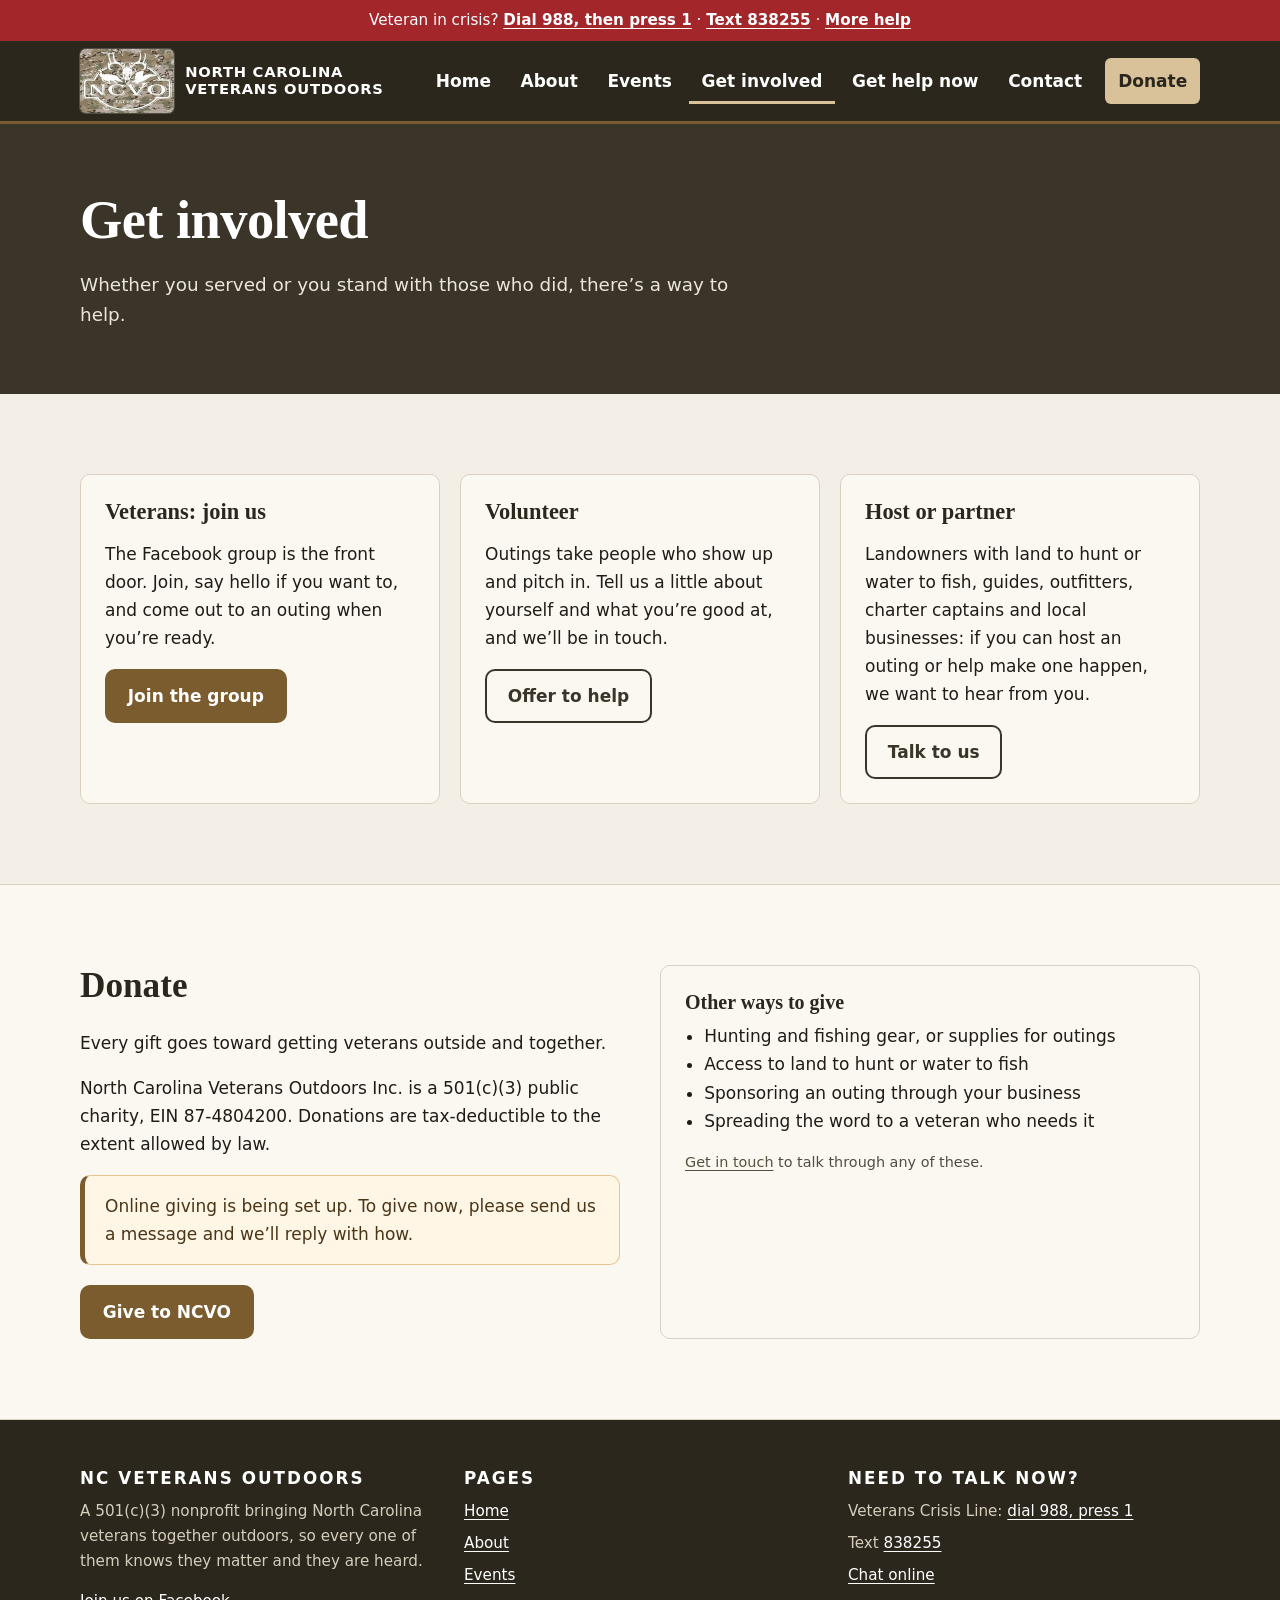
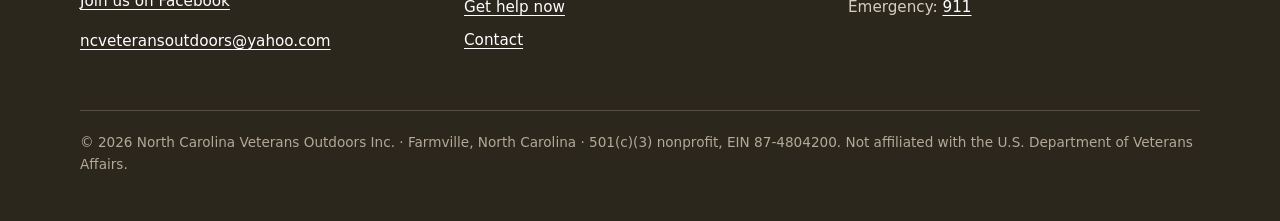
<file: get-involved.html>
<!doctype html>
<html lang="en" class="no-js">
<head>
<meta charset="utf-8">
<meta name="viewport" content="width=device-width, initial-scale=1">
<meta name="robots" content="noindex, nofollow">
<meta property="og:type" content="website">
<meta property="og:site_name" content="North Carolina Veterans Outdoors">
<meta property="og:title" content="Get involved — North Carolina Veterans Outdoors">
<meta property="og:description" content="Join, volunteer, host an outing or donate. North Carolina Veterans Outdoors is a 501(c)(3) nonprofit; gifts are tax-deductible to the extent allowed by law.">
<meta property="og:url" content="https://rattrap47.github.io/ncvo-preview/get-involved.html">
<meta property="og:image" content="https://rattrap47.github.io/ncvo-preview/assets/ncvo-cover.jpg">
<meta property="og:image:width" content="960">
<meta property="og:image:height" content="489">
<meta property="og:image:alt" content="North Carolina Veterans Outdoors — the NCVO badge on multicam camouflage">
<meta name="twitter:card" content="summary_large_image">
<title>Get involved — North Carolina Veterans Outdoors</title>
<meta name="description" content="Join, volunteer, host an outing or donate. North Carolina Veterans Outdoors is a 501(c)(3) nonprofit; gifts are tax-deductible to the extent allowed by law.">
<meta name="theme-color" content="#2b271d">
<link rel="icon" href="assets/favicon-48.png" type="image/png">
<link rel="apple-touch-icon" href="assets/apple-touch-icon.png">
<link rel="stylesheet" href="css/styles.css?v=2">
<script src="js/config.js?v=2" defer></script>
<script src="js/main.js?v=2" defer></script>
</head>
<body>
<a class="skip-link" href="#main">Skip to content</a>

<div class="crisis-bar">Veteran in crisis? <a href="tel:988">Dial 988, then press 1</a> · <a href="sms:838255">Text 838255</a> · <a href="help.html">More help</a></div>

<header class="site-header">
  <div class="wrap">
    <a class="brand" href="index.html">
      <img class="brand-badge" src="assets/ncvo-badge-sm.jpg" width="188" height="128" alt="NCVO">
      <span class="brand-name">North Carolina<br>Veterans Outdoors</span>
    </a>
    <button class="nav-toggle" type="button" aria-expanded="false" aria-controls="primary-nav">Menu</button>
    <nav id="primary-nav" aria-label="Primary">
      <ul>
        <li><a href="index.html">Home</a></li>
        <li><a href="about.html">About</a></li>
        <li><a href="events.html">Events</a></li>
        <li><a href="get-involved.html" aria-current="page">Get involved</a></li>
        <li><a href="help.html">Get help now</a></li>
        <li><a href="contact.html">Contact</a></li>
        <li><a class="nav-donate" href="get-involved.html#donate">Donate</a></li>
      </ul>
    </nav>
  </div>
</header>

<main id="main">
  <section class="page-hero">
    <div class="wrap">
      <h1>Get involved</h1>
      <p>Whether you served or you stand with those who did, there’s a way to help.</p>
    </div>
  </section>

  <section class="section">
    <div class="wrap grid grid-3">
      <article class="card" id="join">
        <h2 class="h-card">Veterans: join us</h2>
        <p>The Facebook group is the front door. Join, say hello if you want to, and come out to an outing when you’re ready.</p>
        <a class="btn btn-primary" href="https://www.facebook.com/groups/1114920179274547" rel="noopener">Join the group</a>
      </article>
      <article class="card" id="volunteer">
        <h2 class="h-card">Volunteer</h2>
        <p>Outings take people who show up and pitch in. Tell us a little about yourself and what you’re good at, and we’ll be in touch.</p>
        <a class="btn btn-ghost" href="contact.html">Offer to help</a>
      </article>
      <article class="card" id="partners">
        <h2 class="h-card">Host or partner</h2>
        <p>Landowners with land to hunt or water to fish, guides, outfitters, charter captains and local businesses: if you can host an outing or help make one happen, we want to hear from you.</p>
        <a class="btn btn-ghost" href="contact.html">Talk to us</a>
      </article>
    </div>
  </section>

  <section class="section section-alt" id="donate">
    <div class="wrap grid grid-2">
      <div>
        <h2>Donate</h2>
        <p>Every gift goes toward getting veterans outside and together.</p>
        <p>North Carolina Veterans Outdoors Inc. is a 501(c)(3) public charity, EIN 87-4804200. Donations are tax-deductible to the extent allowed by law.</p>
        <div class="notice mb" id="donate-pending">
          <p>Online giving is being set up. To give now, please send us a message and we’ll reply with how.</p>
        </div>
        <a class="btn btn-primary" data-donate href="contact.html">Give to NCVO</a>
      </div>
      <div class="card">
        <h3>Other ways to give</h3>
        <ul class="plain-list">
          <li>Hunting and fishing gear, or supplies for outings</li>
          <li>Access to land to hunt or water to fish</li>
          <li>Sponsoring an outing through your business</li>
          <li>Spreading the word to a veteran who needs it</li>
        </ul>
        <p class="note"><a href="contact.html">Get in touch</a> to talk through any of these.</p>
      </div>
    </div>
  </section>
</main>

<footer class="site-footer">
  <div class="wrap">
    <div class="footer-grid">
      <div>
        <h2>NC Veterans Outdoors</h2>
        <p>A 501(c)(3) nonprofit bringing North Carolina veterans together outdoors, so every one of them knows they matter and they are heard.</p>
        <p><a href="https://www.facebook.com/groups/1114920179274547" rel="noopener">Join us on Facebook</a></p>
        <p><a href="mailto:ncveteransoutdoors@yahoo.com">ncveteransoutdoors@yahoo.com</a></p>
      </div>
      <div>
        <h2>Pages</h2>
        <ul>
          <li><a href="index.html">Home</a></li>
          <li><a href="about.html">About</a></li>
          <li><a href="events.html">Events</a></li>
          <li><a href="help.html">Get help now</a></li>
          <li><a href="contact.html">Contact</a></li>
        </ul>
      </div>
      <div>
        <h2>Need to talk now?</h2>
        <ul>
          <li>Veterans Crisis Line: <a href="tel:988">dial 988, press 1</a></li>
          <li>Text <a href="sms:838255">838255</a></li>
          <li><a href="https://www.veteranscrisisline.net/get-help-now/chat/" rel="noopener">Chat online</a></li>
          <li>Emergency: <a href="tel:911">911</a></li>
        </ul>
      </div>
    </div>
    <p class="footer-legal">© <span data-year>2026</span> North Carolina Veterans Outdoors Inc. · Farmville, North Carolina · 501(c)(3) nonprofit, EIN 87-4804200. Not affiliated with the U.S. Department of Veterans Affairs.</p>
  </div>
</footer>
</body>
</html>
</file>
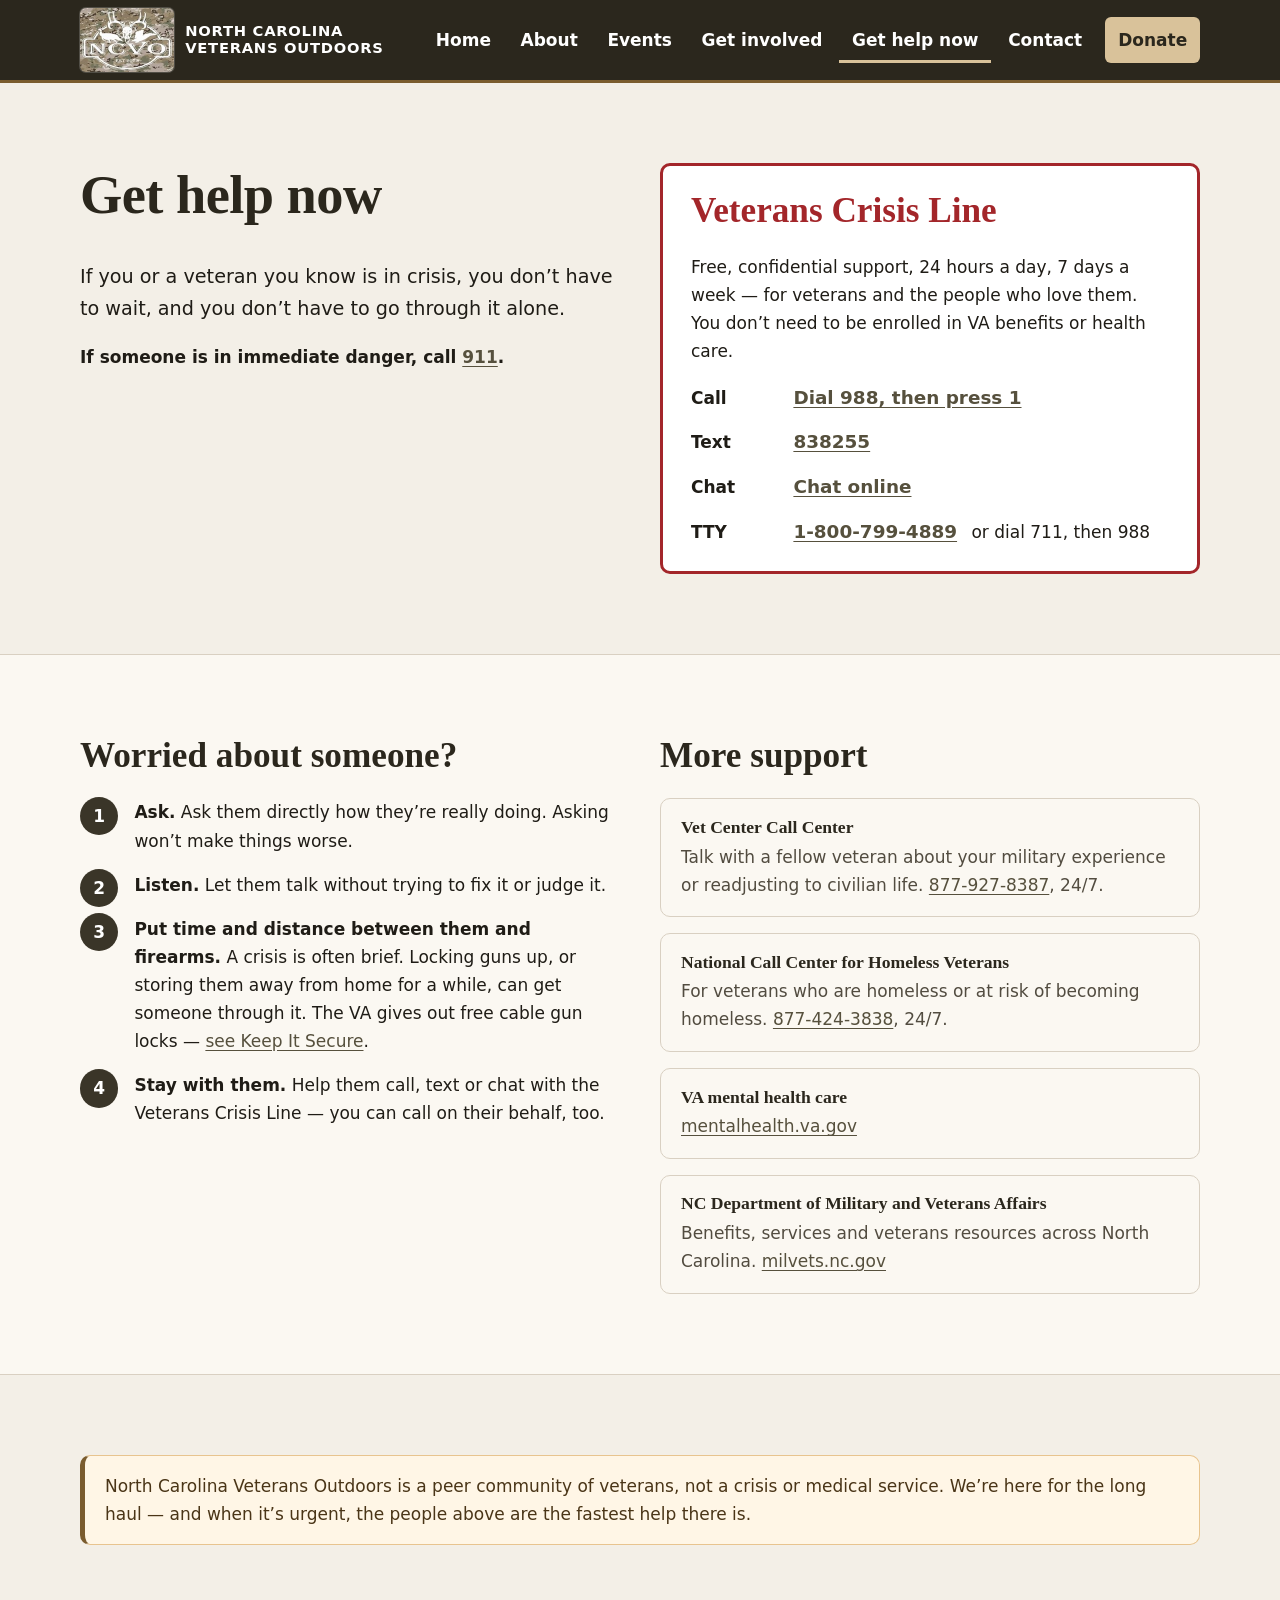
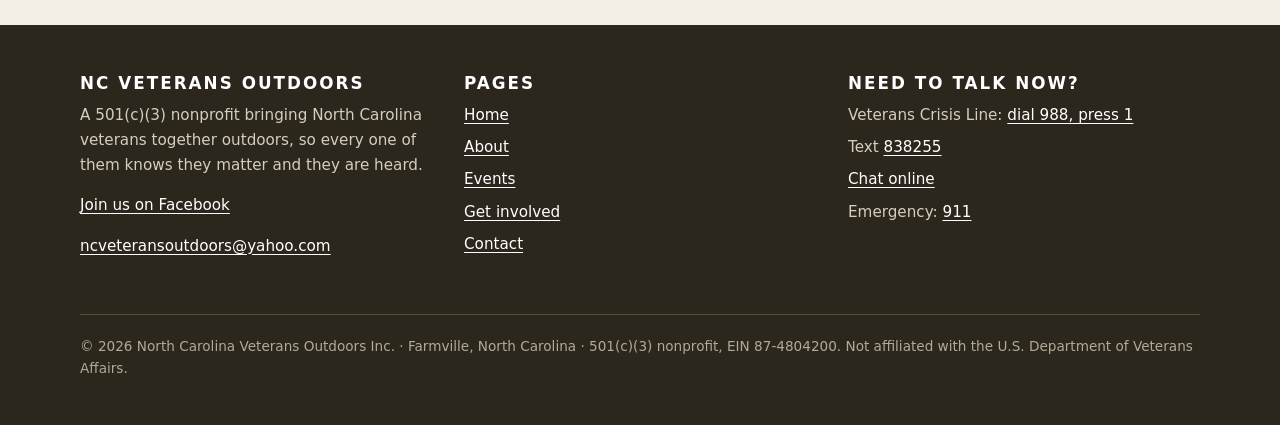
<file: help.html>
<!doctype html>
<html lang="en" class="no-js">
<head>
<meta charset="utf-8">
<meta name="viewport" content="width=device-width, initial-scale=1">
<meta name="robots" content="noindex, nofollow">
<meta property="og:type" content="website">
<meta property="og:site_name" content="North Carolina Veterans Outdoors">
<meta property="og:title" content="Get help now — North Carolina Veterans Outdoors">
<meta property="og:description" content="If you or a veteran you know is in crisis: call 988 and press 1, text 838255, or chat with the Veterans Crisis Line. Free, confidential, 24/7.">
<meta property="og:url" content="https://rattrap47.github.io/ncvo-preview/help.html">
<meta property="og:image" content="https://rattrap47.github.io/ncvo-preview/assets/ncvo-cover.jpg">
<meta property="og:image:width" content="960">
<meta property="og:image:height" content="489">
<meta property="og:image:alt" content="North Carolina Veterans Outdoors — the NCVO badge on multicam camouflage">
<meta name="twitter:card" content="summary_large_image">
<title>Get help now — North Carolina Veterans Outdoors</title>
<meta name="description" content="If you or a veteran you know is in crisis: call 988 and press 1, text 838255, or chat with the Veterans Crisis Line. Free, confidential, 24/7.">
<meta name="theme-color" content="#2b271d">
<link rel="icon" href="assets/favicon-48.png" type="image/png">
<link rel="apple-touch-icon" href="assets/apple-touch-icon.png">
<link rel="stylesheet" href="css/styles.css?v=2">
<script src="js/config.js?v=2" defer></script>
<script src="js/main.js?v=2" defer></script>
</head>
<body>
<a class="skip-link" href="#main">Skip to content</a>

<header class="site-header">
  <div class="wrap">
    <a class="brand" href="index.html">
      <img class="brand-badge" src="assets/ncvo-badge-sm.jpg" width="188" height="128" alt="NCVO">
      <span class="brand-name">North Carolina<br>Veterans Outdoors</span>
    </a>
    <button class="nav-toggle" type="button" aria-expanded="false" aria-controls="primary-nav">Menu</button>
    <nav id="primary-nav" aria-label="Primary">
      <ul>
        <li><a href="index.html">Home</a></li>
        <li><a href="about.html">About</a></li>
        <li><a href="events.html">Events</a></li>
        <li><a href="get-involved.html">Get involved</a></li>
        <li><a href="help.html" aria-current="page">Get help now</a></li>
        <li><a href="contact.html">Contact</a></li>
        <li><a class="nav-donate" href="get-involved.html#donate">Donate</a></li>
      </ul>
    </nav>
  </div>
</header>

<main id="main">
  <section class="section">
    <div class="wrap grid grid-2">
      <div>
        <h1>Get help now</h1>
        <p class="lede-lg">If you or a veteran you know is in crisis, you don’t have to wait, and you don’t have to go through it alone.</p>
        <p><strong>If someone is in immediate danger, call <a href="tel:911">911</a>.</strong></p>
      </div>
      <div class="help-box">
        <h2>Veterans Crisis Line</h2>
        <p>Free, confidential support, 24 hours a day, 7 days a week — for veterans and the people who love them. You don’t need to be enrolled in VA benefits or health care.</p>
        <ul class="help-list">
          <li><strong>Call</strong> <a href="tel:988">Dial 988, then press 1</a></li>
          <li><strong>Text</strong> <a href="sms:838255">838255</a></li>
          <li><strong>Chat</strong> <a href="https://www.veteranscrisisline.net/get-help-now/chat/" rel="noopener">Chat online</a></li>
          <li><strong>TTY</strong> <a href="tel:18007994889">1-800-799-4889</a> <span>or dial 711, then 988</span></li>
        </ul>
      </div>
    </div>
  </section>

  <section class="section section-alt">
    <div class="wrap grid grid-2">
      <div>
        <h2>Worried about someone?</h2>
        <ol class="steps">
          <li><strong>Ask.</strong> Ask them directly how they’re really doing. Asking won’t make things worse.</li>
          <li><strong>Listen.</strong> Let them talk without trying to fix it or judge it.</li>
          <li><strong>Put time and distance between them and firearms.</strong> A crisis is often brief. Locking guns up, or storing them away from home for a while, can get someone through it. The VA gives out free cable gun locks — <a href="https://www.va.gov/reach/lethal-means/" rel="noopener">see Keep It Secure</a>.</li>
          <li><strong>Stay with them.</strong> Help them call, text or chat with the Veterans Crisis Line — you can call on their behalf, too.</li>
        </ol>
      </div>
      <div>
        <h2>More support</h2>
        <ul class="resource-list">
          <li>
            <h3>Vet Center Call Center</h3>
            <p>Talk with a fellow veteran about your military experience or readjusting to civilian life. <a href="tel:18779278387">877-927-8387</a>, 24/7.</p>
          </li>
          <li>
            <h3>National Call Center for Homeless Veterans</h3>
            <p>For veterans who are homeless or at risk of becoming homeless. <a href="tel:18774243838">877-424-3838</a>, 24/7.</p>
          </li>
          <li>
            <h3>VA mental health care</h3>
            <p><a href="https://www.mentalhealth.va.gov/" rel="noopener">mentalhealth.va.gov</a></p>
          </li>
          <li>
            <h3>NC Department of Military and Veterans Affairs</h3>
            <p>Benefits, services and veterans resources across North Carolina. <a href="https://www.milvets.nc.gov/" rel="noopener">milvets.nc.gov</a></p>
          </li>
        </ul>
      </div>
    </div>
  </section>

  <section class="section">
    <div class="wrap">
      <div class="notice">
        <p>North Carolina Veterans Outdoors is a peer community of veterans, not a crisis or medical service. We’re here for the long haul — and when it’s urgent, the people above are the fastest help there is.</p>
      </div>
    </div>
  </section>
</main>

<footer class="site-footer">
  <div class="wrap">
    <div class="footer-grid">
      <div>
        <h2>NC Veterans Outdoors</h2>
        <p>A 501(c)(3) nonprofit bringing North Carolina veterans together outdoors, so every one of them knows they matter and they are heard.</p>
        <p><a href="https://www.facebook.com/groups/1114920179274547" rel="noopener">Join us on Facebook</a></p>
        <p><a href="mailto:ncveteransoutdoors@yahoo.com">ncveteransoutdoors@yahoo.com</a></p>
      </div>
      <div>
        <h2>Pages</h2>
        <ul>
          <li><a href="index.html">Home</a></li>
          <li><a href="about.html">About</a></li>
          <li><a href="events.html">Events</a></li>
          <li><a href="get-involved.html">Get involved</a></li>
          <li><a href="contact.html">Contact</a></li>
        </ul>
      </div>
      <div>
        <h2>Need to talk now?</h2>
        <ul>
          <li>Veterans Crisis Line: <a href="tel:988">dial 988, press 1</a></li>
          <li>Text <a href="sms:838255">838255</a></li>
          <li><a href="https://www.veteranscrisisline.net/get-help-now/chat/" rel="noopener">Chat online</a></li>
          <li>Emergency: <a href="tel:911">911</a></li>
        </ul>
      </div>
    </div>
    <p class="footer-legal">© <span data-year>2026</span> North Carolina Veterans Outdoors Inc. · Farmville, North Carolina · 501(c)(3) nonprofit, EIN 87-4804200. Not affiliated with the U.S. Department of Veterans Affairs.</p>
  </div>
</footer>
</body>
</html>
</file>
<file: css/styles.css>
/* ==========================================================================
   North Carolina Veterans Outdoors
   Plain CSS, no build. Design tokens first.
   ========================================================================== */
:root {
  /* Sampled from the group's multicam cover graphic (assets/ncvo-cover.jpg). */
  --pine-900: #2b271d;   /* deep drab — header, footer, dark bands */
  --pine-800: #3a3528;
  --pine-700: #56503d;
  --pine-500: #787460;   /* camo olive */
  --moss-200: #d8d0c7;   /* camo light */
  --canvas:   #f3efe7;
  --paper:    #fbf8f2;
  --ink:      #1f1c16;
  --ink-soft: #524c40;
  --blaze:    #7a5c2e;   /* coyote brown, darkened to pass contrast with white text */
  --blaze-lt: #d9c29a;   /* camo tan, for use on dark surfaces */
  --flag-red: #a3262a;   /* crisis only — deliberately not a brand colour */
  --rule:     #d9d0c2;

  --radius: 10px;
  --max: 70rem;
  --font: system-ui, -apple-system, "Segoe UI", Roboto, "Helvetica Neue", Arial, sans-serif;
  --font-head: "Iowan Old Style", "Palatino Linotype", Palatino, Georgia, serif;
}

*, *::before, *::after { box-sizing: border-box; }

html { -webkit-text-size-adjust: 100%; }

body {
  margin: 0;
  font-family: var(--font);
  font-size: 1.0625rem;
  line-height: 1.65;
  color: var(--ink);
  background: var(--canvas);
}

img, svg { max-width: 100%; height: auto; }

h1, h2, h3 {
  font-family: var(--font-head);
  line-height: 1.2;
  color: var(--pine-900);
  margin: 0 0 .6em;
}
h1 { font-size: clamp(2.1rem, 5vw, 3.4rem); letter-spacing: -.01em; }
h2 { font-size: clamp(1.6rem, 3.2vw, 2.2rem); }
h3 { font-size: 1.25rem; }
p  { margin: 0 0 1em; }

a { color: var(--pine-700); text-underline-offset: .18em; }
a:hover { color: var(--blaze); }

:focus-visible {
  outline: 3px solid var(--blaze);
  outline-offset: 3px;
  border-radius: 3px;
}

.wrap { width: min(100% - 2.5rem, var(--max)); margin-inline: auto; }

.skip-link {
  position: absolute; left: 1rem; top: -4rem;
  background: var(--pine-900); color: #fff; padding: .6rem 1rem;
  border-radius: var(--radius); z-index: 100;
}
.skip-link:focus { top: 1rem; color: #fff; }

.visually-hidden {
  position: absolute !important; width: 1px; height: 1px; overflow: hidden;
  clip: rect(0 0 0 0); white-space: nowrap;
}

/* ---- Crisis bar — on every page, first thing after the skip link ---- */
.crisis-bar {
  background: var(--flag-red);
  color: #fff;
  font-size: .95rem;
  text-align: center;
  padding: .5rem 1rem;
}
.crisis-bar a { color: #fff; font-weight: 700; }
.crisis-bar a:hover { color: #ffe3d0; }

/* ---- Header / nav ---- */
.site-header {
  background: var(--pine-900);
  color: #fff;
  position: sticky; top: 0; z-index: 50;
  border-bottom: 3px solid var(--blaze);
}
.site-header .wrap {
  display: flex; align-items: center; justify-content: space-between;
  gap: 1rem; min-height: 5rem;
}
.brand {
  display: flex; align-items: center; gap: .7rem;
  color: #fff; text-decoration: none;
}
.brand:hover { color: #fff; }
.brand-badge { height: 4rem; width: auto; flex: none; border-radius: 6px; box-shadow: 0 0 0 1px rgba(255,255,255,.18); }
/* Bold capitals, echoing the lettering across the top of the cover graphic. */
.brand-name { font-family: var(--font); font-weight: 800; font-size: .92rem; line-height: 1.15; letter-spacing: .05em; text-transform: uppercase; }

.nav-toggle {
  display: none;
  background: transparent; color: #fff;
  border: 2px solid rgba(255,255,255,.5); border-radius: var(--radius);
  padding: .45rem .8rem; font: inherit; font-weight: 600; cursor: pointer;
}

#primary-nav ul { list-style: none; margin: 0; padding: 0; display: flex; gap: .25rem; align-items: center; }
#primary-nav a {
  display: block; color: #fff; text-decoration: none; font-weight: 600;
  padding: .55rem .8rem; border-radius: 6px;
}
#primary-nav a:hover { background: var(--pine-700); color: #fff; }
#primary-nav a[aria-current="page"] { box-shadow: inset 0 -3px 0 var(--blaze-lt); border-radius: 0; }
#primary-nav .nav-donate { background: var(--blaze-lt); color: var(--pine-900); margin-left: .4rem; border-radius: 6px; }
#primary-nav .nav-donate:hover { background: #c8ad80; color: var(--pine-900); }

@media (max-width: 56rem) {
  .nav-toggle { display: inline-block; }
  #primary-nav {
    display: none;
    position: absolute; left: 0; right: 0; top: 100%;
    background: var(--pine-900); border-bottom: 3px solid var(--blaze);
  }
  #primary-nav.is-open { display: block; }
  #primary-nav ul { flex-direction: column; align-items: stretch; padding: .5rem 1.25rem 1rem; }
  #primary-nav a { padding: .85rem .5rem; }
  #primary-nav a[aria-current="page"] { box-shadow: inset 4px 0 0 var(--blaze-lt); padding-left: 1rem; }
  #primary-nav .nav-donate { margin: .5rem 0 0; text-align: center; }
}
/* Narrow phones: badge and Menu only — the name is on the badge and in its alt text. */
@media (max-width: 28rem) {
  .brand-name { display: none; }
}
/* Without JS the menu must still be reachable. */
.no-js .nav-toggle { display: none; }
.no-js #primary-nav { display: block; position: static; }

/* ---- Buttons ---- */
.btn {
  display: inline-flex; align-items: center; justify-content: center; gap: .5rem;
  min-height: 2.9rem; padding: .7rem 1.3rem;
  border-radius: var(--radius); border: 2px solid transparent;
  font: inherit; font-weight: 700; text-decoration: none; cursor: pointer;
}
.btn-primary { background: var(--blaze); color: #fff; }
.btn-primary:hover { background: #5f4722; color: #fff; }
.btn-ghost { border-color: currentColor; color: var(--pine-800); background: transparent; }
.btn-ghost:hover { background: var(--pine-800); color: #fff; border-color: var(--pine-800); }
.on-dark .btn-ghost { color: #fff; }
.on-dark .btn-ghost:hover { background: #fff; color: var(--pine-900); border-color: #fff; }
.btn-row { display: flex; flex-wrap: wrap; gap: .75rem; }

/* ---- Hero ---- */
.hero { background: var(--pine-900); color: #fff; }
.hero .wrap { padding: clamp(2.5rem, 6vw, 4.5rem) 0; }
.hero h1 { color: #fff; max-width: 17ch; }
.hero .lede { font-size: clamp(1.1rem, 2.2vw, 1.3rem); max-width: 40rem; color: #ece6da; }
.eyebrow {
  display: inline-block; font-size: .8rem; font-weight: 700; letter-spacing: .16em;
  text-transform: uppercase; color: var(--blaze-lt); margin-bottom: .8rem;
}
/* The group's own cover graphic, shown whole. A blurred copy fills the band
   either side on screens wider than the 960px original. */
.hero-banner { position: relative; overflow: hidden; background: var(--pine-800); }
.hero-banner::before {
  content: ""; position: absolute; inset: -40px;
  background: url("../assets/ncvo-cover.jpg") center / cover;
  filter: blur(24px) brightness(.6);
}
.hero-banner img { position: relative; display: block; width: 100%; max-width: 960px; height: auto; margin-inline: auto; }

.page-hero { background: var(--pine-800); color: #fff; }
.page-hero .wrap { padding: clamp(2.5rem, 6vw, 4rem) 0; }
.page-hero h1 { color: #fff; margin-bottom: .3em; }
.page-hero p { color: #ece6da; max-width: 42rem; margin: 0; font-size: 1.15rem; }

/* ---- Sections ---- */
.section { padding: clamp(3rem, 7vw, 5rem) 0; }
.section-alt { background: var(--paper); border-block: 1px solid var(--rule); }
.section-dark { background: var(--pine-900); color: #ece6da; }
.section-dark h2, .section-dark h3 { color: #fff; }
.section-head { max-width: 44rem; margin-bottom: 2.2rem; }
.section-head p { color: var(--ink-soft); font-size: 1.1rem; }
.section-dark .section-head p { color: #d6cdbd; }

.grid { display: grid; gap: 1.25rem; }
.grid-3 { grid-template-columns: repeat(auto-fit, minmax(16rem, 1fr)); }
.grid-2 { grid-template-columns: repeat(auto-fit, minmax(20rem, 1fr)); gap: 2.5rem; align-items: start; }

.card {
  background: var(--paper); border: 1px solid var(--rule); border-radius: var(--radius);
  padding: 1.5rem; height: 100%;
}
.card h3 { margin-bottom: .4em; }
.card p:last-child { margin-bottom: 0; }
.card-icon {
  width: 3rem; height: 3rem; border-radius: 50%;
  display: grid; place-items: center;
  background: var(--moss-200); color: var(--pine-800); margin-bottom: 1rem;
}
.card-icon svg { width: 1.6rem; height: 1.6rem; }

/* ---- Mission quote ---- */
.mission {
  margin: 0; padding: 1.75rem 1.75rem 1.75rem 2rem;
  background: var(--paper); border-left: 6px solid var(--blaze); border-radius: 0 var(--radius) var(--radius) 0;
  font-family: var(--font-head); font-size: clamp(1.15rem, 2.2vw, 1.35rem); line-height: 1.55; color: var(--pine-900);
}
.mission p:last-child { margin-bottom: 0; }

/* ---- Stat ---- */
.stat { display: flex; gap: 1.25rem; align-items: baseline; flex-wrap: wrap; }
.stat-number { font-family: var(--font-head); font-size: clamp(3.5rem, 10vw, 5.5rem); line-height: 1; color: var(--blaze-lt); font-weight: 700; }
.stat-label { font-size: 1.2rem; max-width: 24rem; color: #fff; }
.source { font-size: .85rem; color: #bfb5a3; margin-top: 1rem; }
.source a { color: #e0d7c8; }

/* ---- Help / crisis box ---- */
.help-box {
  background: #fff; border: 3px solid var(--flag-red); border-radius: var(--radius);
  padding: 1.5rem 1.75rem;
}
.help-box h2, .help-box h3 { color: var(--flag-red); }
.help-list { list-style: none; margin: 0; padding: 0; display: grid; gap: .9rem; }
.help-list li { display: flex; gap: .9rem; align-items: baseline; flex-wrap: wrap; }
.help-list strong { min-width: 5.5rem; }
.help-list a { font-weight: 700; font-size: 1.15rem; }

.resource-list { list-style: none; margin: 0; padding: 0; display: grid; gap: 1rem; }
.resource-list li { background: var(--paper); border: 1px solid var(--rule); border-radius: var(--radius); padding: 1.1rem 1.25rem; }
.resource-list h3 { font-size: 1.1rem; margin-bottom: .25em; }
.resource-list p { margin: 0; color: var(--ink-soft); }

/* ---- Notices ---- */
.notice {
  background: #fff6e6; border: 1px solid #e8c48f; border-left: 5px solid var(--blaze);
  border-radius: var(--radius); padding: 1rem 1.25rem; color: #4a3517;
}
.notice p:last-child { margin-bottom: 0; }

/* ---- Steps ---- */
.steps { counter-reset: step; list-style: none; padding: 0; margin: 0; display: grid; gap: 1rem; }
.steps li { counter-increment: step; position: relative; padding-left: 3.4rem; }
.steps li::before {
  content: counter(step);
  position: absolute; left: 0; top: -.1rem;
  width: 2.4rem; height: 2.4rem; border-radius: 50%;
  background: var(--pine-800); color: #fff; font-weight: 700;
  display: grid; place-items: center;
}

/* ---- Forms ---- */
.form { display: grid; gap: 1.1rem; }
.field label { display: block; font-weight: 600; margin-bottom: .3rem; }
.field .hint { font-weight: 400; color: var(--ink-soft); font-size: .9rem; }
.field input, .field select, .field textarea {
  width: 100%; font: inherit; color: var(--ink);
  background: #fff; border: 2px solid #b9b19e; border-radius: 8px;
  padding: .7rem .8rem; min-height: 2.9rem;
}
.field textarea { min-height: 9rem; resize: vertical; }
.field input:focus, .field select:focus, .field textarea:focus { border-color: var(--pine-700); outline: 3px solid rgba(122,92,46,.35); outline-offset: 1px; }
.field-row { display: grid; gap: 1.1rem; grid-template-columns: repeat(auto-fit, minmax(14rem, 1fr)); }
.hp { position: absolute; left: -9999px; }
.form-status { padding: .9rem 1rem; border-radius: 8px; font-weight: 600; }
.form-status[data-state="ok"]  { background: #e4efdf; color: #1f4a2c; }
.form-status[data-state="err"] { background: #fbe7e3; color: #7a1f16; }

/* ---- Footer ---- */
.site-footer { background: var(--pine-900); color: #d6cdbd; padding: 3rem 0 2rem; font-size: .95rem; }
.site-footer a { color: #fff; }
.site-footer a:hover { color: var(--blaze-lt); }
.footer-grid { display: grid; gap: 2rem; grid-template-columns: repeat(auto-fit, minmax(13rem, 1fr)); }
.site-footer h2 { color: #fff; font-size: 1.05rem; font-family: var(--font); text-transform: uppercase; letter-spacing: .12em; }
.site-footer ul { list-style: none; margin: 0; padding: 0; display: grid; gap: .45rem; }
.footer-legal { border-top: 1px solid var(--pine-700); margin-top: 2.5rem; padding-top: 1.25rem; font-size: .85rem; color: #b3a996; }

/* ---- Utilities ----
   The CSP is style-src 'self', so inline style="" attributes are blocked in
   production. Use these instead. */
.measure     { max-width: 42rem; }
.mt          { margin-top: 1.5rem; }
.mb          { margin-bottom: 1.25rem; }
.note        { font-size: .9rem; color: var(--ink-soft); margin-top: 1rem; }
.link-strong { color: #fff; font-weight: 700; }
.link-strong:hover { color: var(--blaze-lt); }
.h-card      { font-size: 1.4rem; }
.lede-lg     { font-size: 1.2rem; }
.card-auto   { height: auto; }
.eyebrow-blaze { color: var(--blaze); }
.wrap-narrow { --max: 40rem; }
.plain-list  { margin: 0; padding-left: 1.2rem; }
.about-badge { display: block; width: 100%; max-width: 480px; height: auto; border-radius: var(--radius); margin-bottom: 1.5rem; }

/* Coyote brown is too dark to show against the drab bands; switch to tan there. */
.site-header :focus-visible, .hero :focus-visible, .section-dark :focus-visible, .site-footer :focus-visible { outline-color: var(--blaze-lt); }
.on-dark .btn-primary { background: var(--blaze-lt); color: var(--pine-900); }
.on-dark .btn-primary:hover { background: #c8ad80; color: var(--pine-900); }

@media (prefers-reduced-motion: reduce) {
  *, *::before, *::after { transition: none !important; animation: none !important; scroll-behavior: auto !important; }
}

@media print {
  .site-header, .crisis-bar, .site-footer, .btn-row { display: none; }
  body { background: #fff; }
}
</file>
